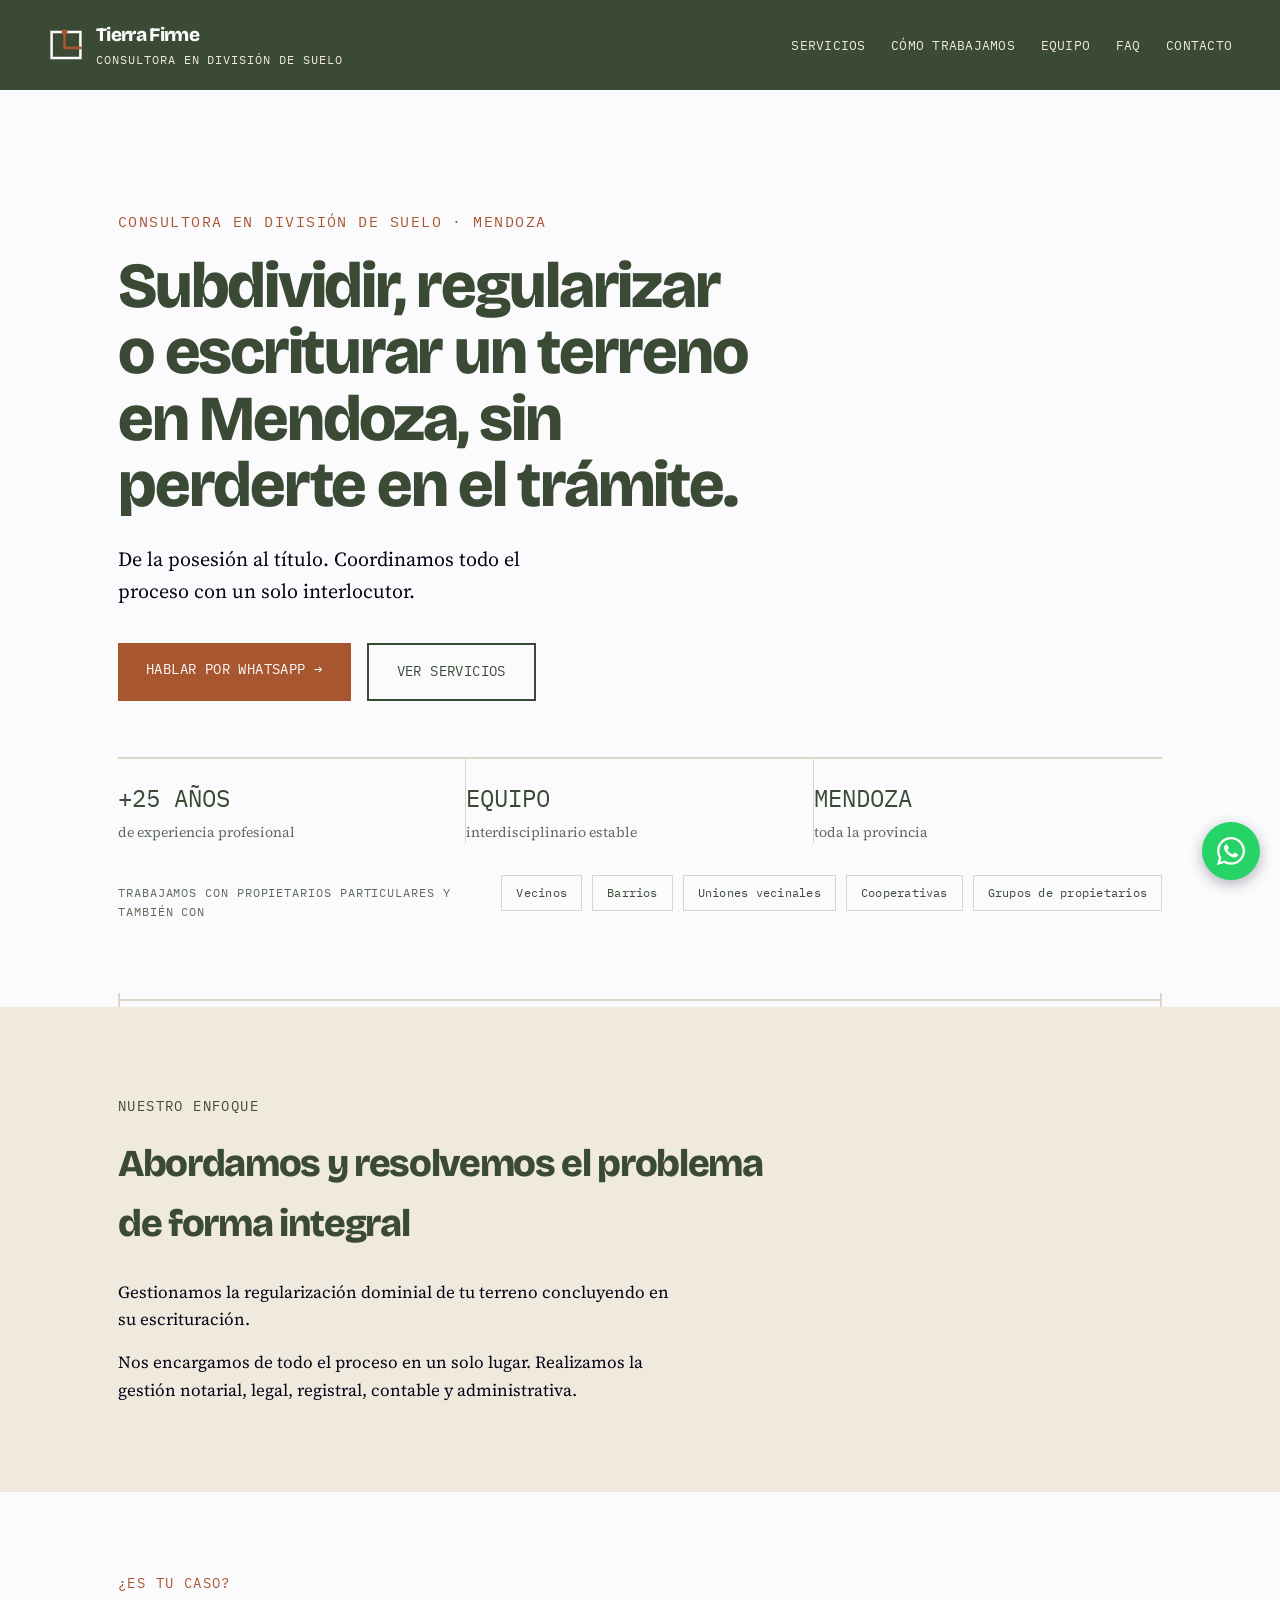
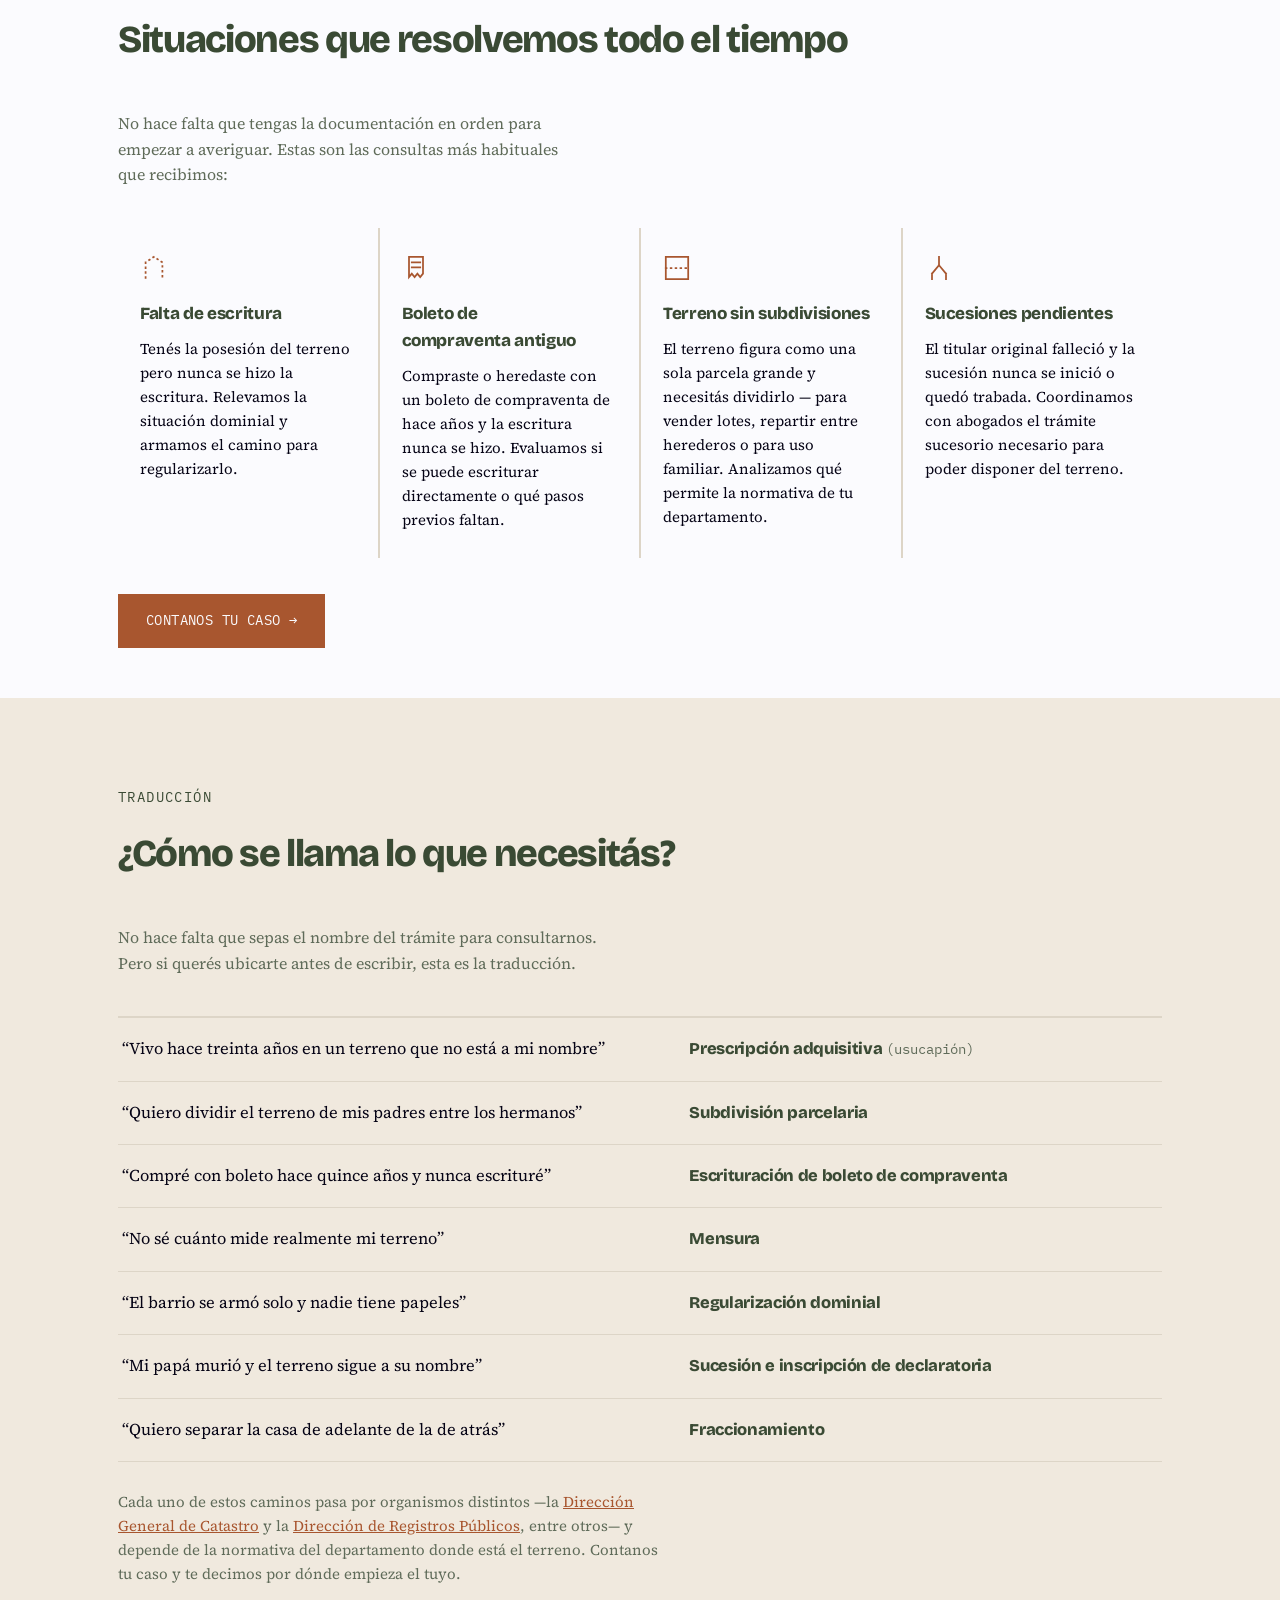
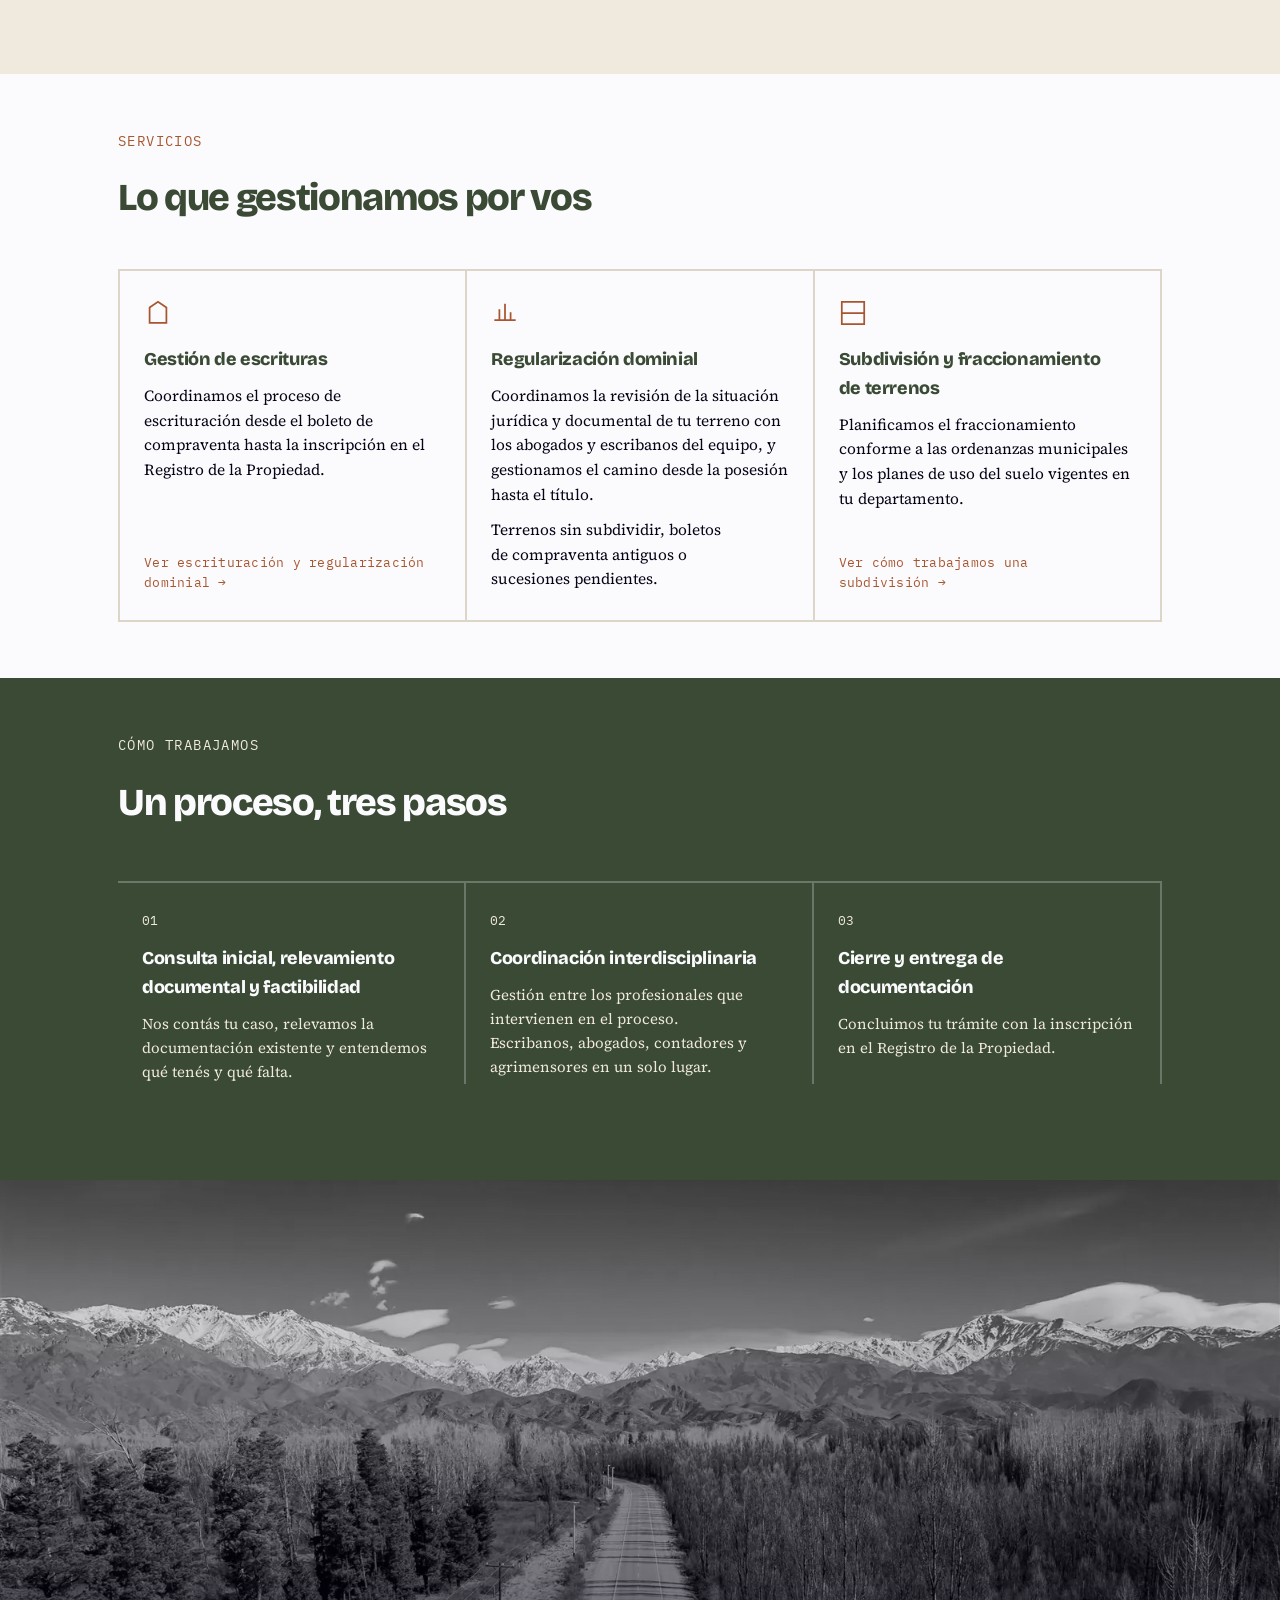
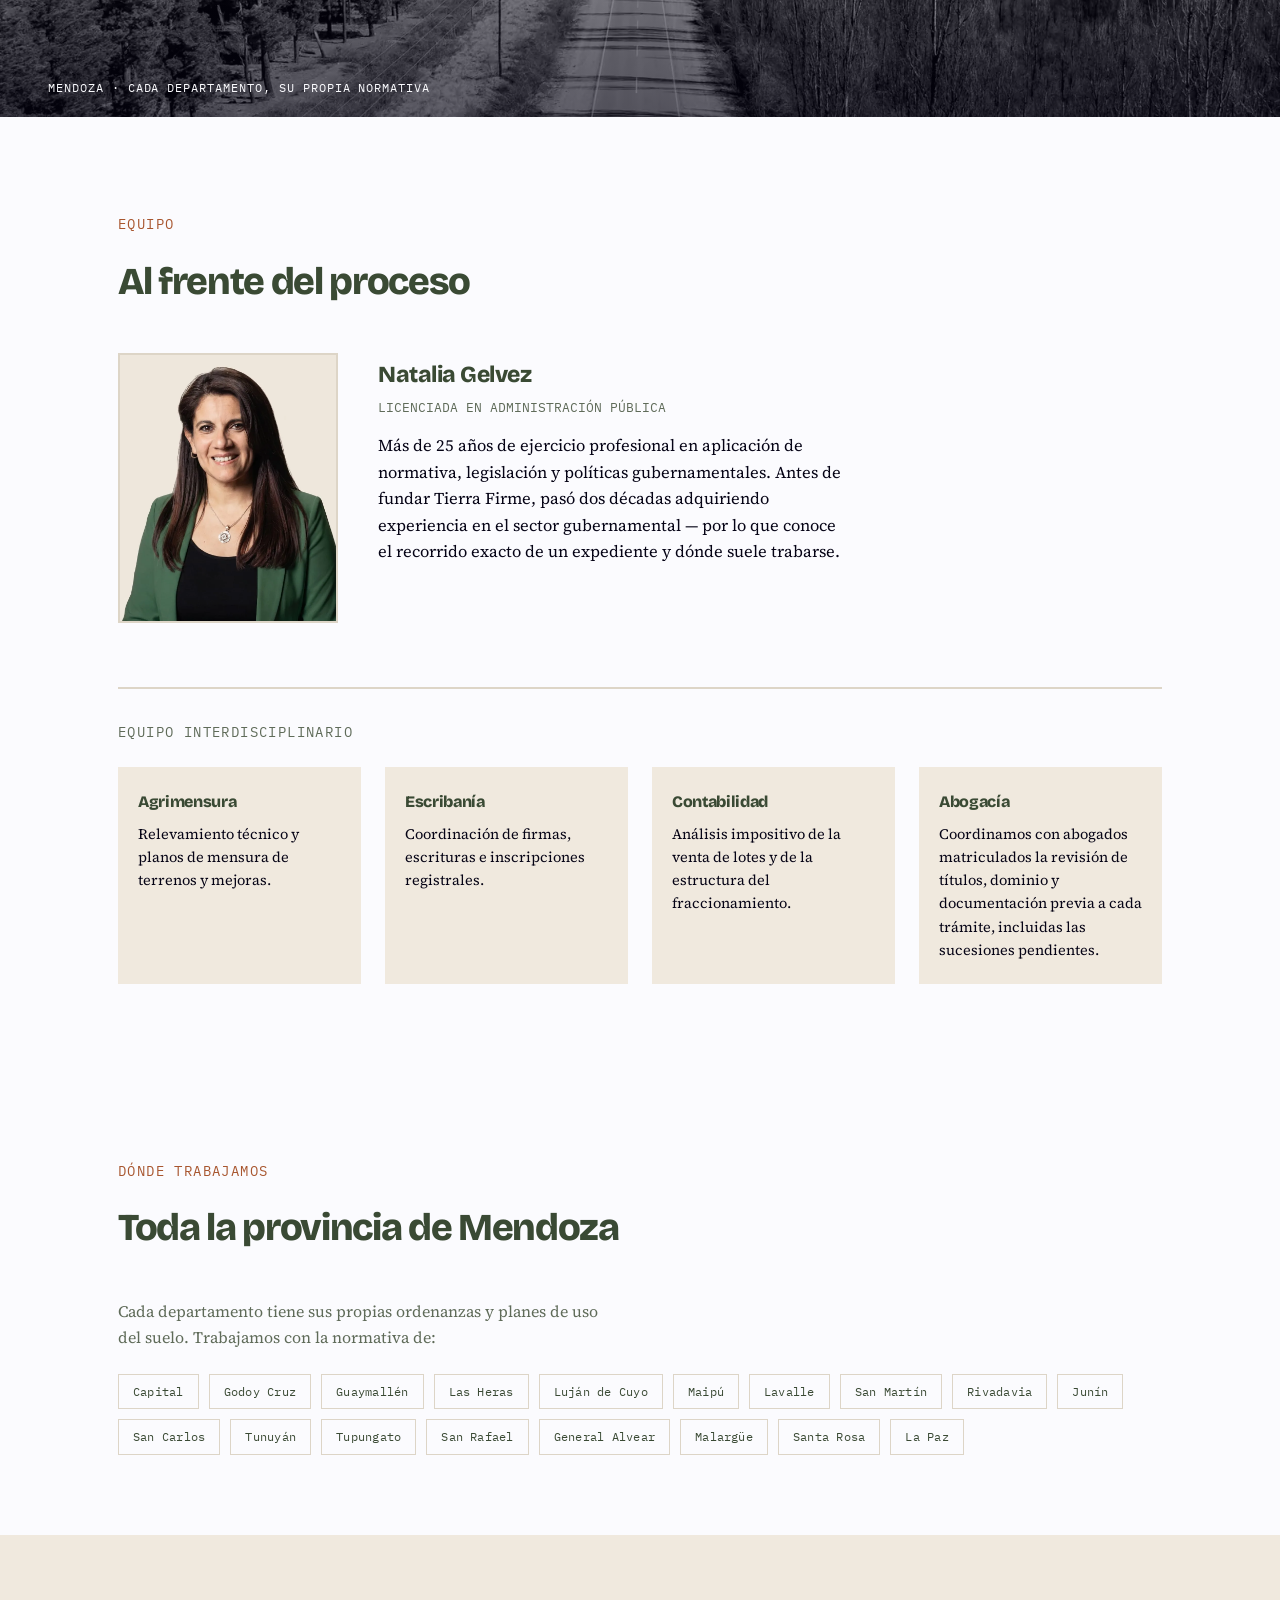
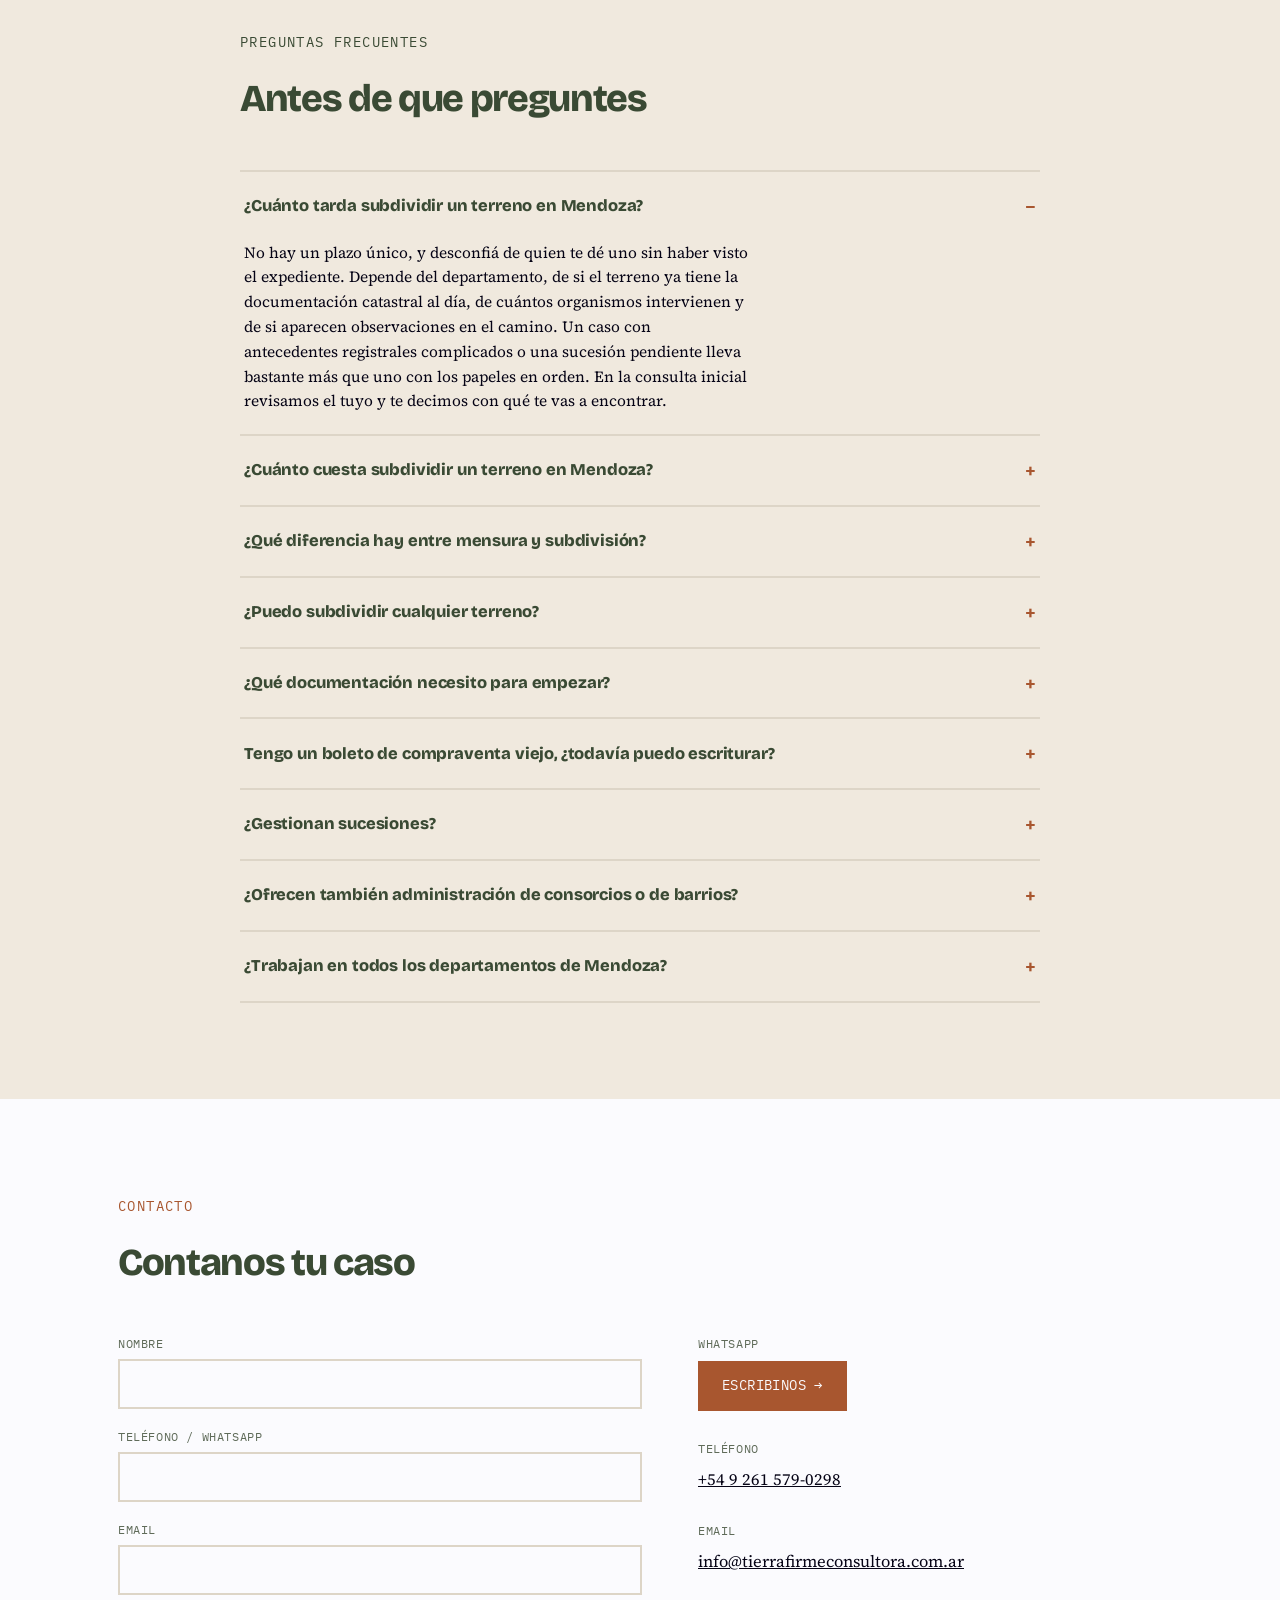
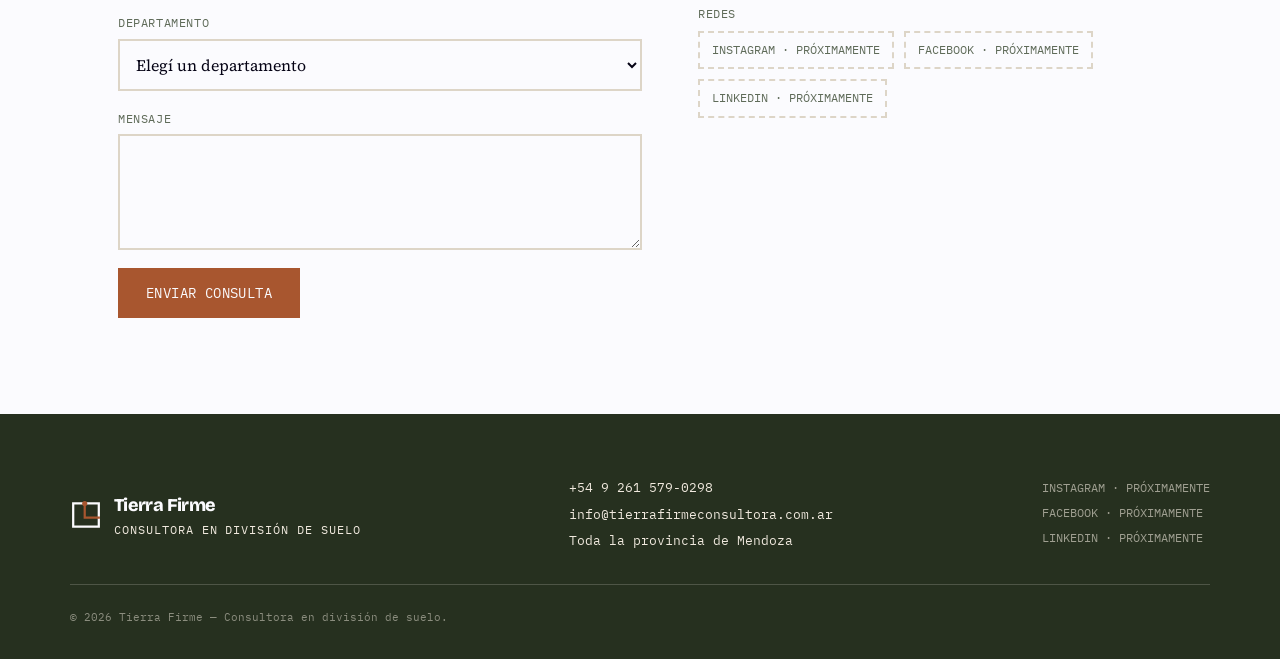
<file: index.html>
<!DOCTYPE html>
<html lang="es-AR">
<head>
<meta charset="utf-8">
<meta name="viewport" content="width=device-width, initial-scale=1">
<title>Subdivisión y escrituración de terrenos en Mendoza — Tierra Firme</title>
<meta name="description" content="Subdividí, regularizá o escriturá tu terreno en Mendoza con un solo interlocutor. Coordinamos agrimensores, escribanos, contadores y abogados.">
<link rel="canonical" href="https://tierrafirmeconsultora.com.ar/">
<meta name="theme-color" content="#3A4A34">

<meta property="og:site_name" content="Tierra Firme">
<meta property="og:title" content="Subdivisión y escrituración de terrenos en Mendoza — Tierra Firme">
<meta property="og:description" content="De la posesión al título. Todo en un solo lugar">
<meta property="og:type" content="website">
<meta property="og:url" content="https://tierrafirmeconsultora.com.ar/">
<meta property="og:image" content="https://tierrafirmeconsultora.com.ar/assets/og-tierra-firme.jpg">
<meta property="og:image:width" content="1200">
<meta property="og:image:height" content="630">
<meta property="og:image:alt" content="Tierra Firme — consultora en división de suelo en Mendoza">
<meta property="og:locale" content="es_AR">

<meta name="twitter:card" content="summary_large_image">
<meta name="twitter:title" content="Subdivisión y escrituración de terrenos en Mendoza — Tierra Firme">
<meta name="twitter:description" content="De la posesión al título. Todo en un solo lugar">
<meta name="twitter:image" content="https://tierrafirmeconsultora.com.ar/assets/og-tierra-firme.jpg">

<link rel="icon" href="data:image/svg+xml,%3Csvg xmlns='http://www.w3.org/2000/svg' viewBox='0 0 100 100'%3E%3Crect width='100' height='100' fill='%233A4A34'/%3E%3Cpath d='M18 20 H82 V80 H18 Z' stroke='%23fbfbfe' stroke-width='7' fill='none'/%3E%3Cpath d='M50 20 V56 H82' stroke='%23A8562F' stroke-width='7' fill='none'/%3E%3Ccircle cx='50' cy='20' r='8' fill='%23A8562F'/%3E%3C/svg%3E">
<link rel="preconnect" href="https://fonts.googleapis.com">
<link rel="preconnect" href="https://fonts.gstatic.com" crossorigin>
<link href="https://fonts.googleapis.com/css2?family=Bricolage+Grotesque:wght@800&family=Source+Serif+4:opsz,wght@8..60,400&family=IBM+Plex+Mono:wght@400&display=swap" rel="stylesheet">

<script type="application/ld+json">
{
  "@context": "https://schema.org",
  "@type": "ProfessionalService",
  "@id": "https://tierrafirmeconsultora.com.ar/#organizacion",
  "name": "Tierra Firme",
  "alternateName": "Tierra Firme Consultora",
  "description": "Consultora en división de suelo en Mendoza. Coordinamos agrimensores, escribanos, contadores y abogados en un solo proceso: subdivisiones, regularizaciones dominiales y escrituras.",
  "url": "https://tierrafirmeconsultora.com.ar/",
  "telephone": "+5492615790298",
  "email": "info@tierrafirmeconsultora.com.ar",
  "image": "https://tierrafirmeconsultora.com.ar/assets/og-tierra-firme.jpg",
  "logo": "https://tierrafirmeconsultora.com.ar/assets/logo-tierra-firme.png",
  "address": {
    "@type": "PostalAddress",
    "addressLocality": "Mendoza",
    "addressRegion": "Mendoza",
    "addressCountry": "AR"
  },
  "areaServed": [
    { "@type": "AdministrativeArea", "name": "Capital, Mendoza" },
    { "@type": "AdministrativeArea", "name": "General Alvear, Mendoza" },
    { "@type": "AdministrativeArea", "name": "Godoy Cruz, Mendoza" },
    { "@type": "AdministrativeArea", "name": "Guaymallén, Mendoza" },
    { "@type": "AdministrativeArea", "name": "Junín, Mendoza" },
    { "@type": "AdministrativeArea", "name": "La Paz, Mendoza" },
    { "@type": "AdministrativeArea", "name": "Las Heras, Mendoza" },
    { "@type": "AdministrativeArea", "name": "Lavalle, Mendoza" },
    { "@type": "AdministrativeArea", "name": "Luján de Cuyo, Mendoza" },
    { "@type": "AdministrativeArea", "name": "Maipú, Mendoza" },
    { "@type": "AdministrativeArea", "name": "Malargüe, Mendoza" },
    { "@type": "AdministrativeArea", "name": "Rivadavia, Mendoza" },
    { "@type": "AdministrativeArea", "name": "San Carlos, Mendoza" },
    { "@type": "AdministrativeArea", "name": "San Martín, Mendoza" },
    { "@type": "AdministrativeArea", "name": "San Rafael, Mendoza" },
    { "@type": "AdministrativeArea", "name": "Santa Rosa, Mendoza" },
    { "@type": "AdministrativeArea", "name": "Tunuyán, Mendoza" },
    { "@type": "AdministrativeArea", "name": "Tupungato, Mendoza" }
  ],
  "founder": {
    "@type": "Person",
    "name": "Natalia Gelvez",
    "jobTitle": "Licenciada en Administración Pública"
  },
  "knowsLanguage": "es-AR",
  "hasOfferCatalog": {
    "@type": "OfferCatalog",
    "name": "Servicios de Tierra Firme",
    "itemListElement": [
      { "@type": "Offer", "itemOffered": { "@type": "Service", "name": "Subdivisión y fraccionamiento de terrenos", "description": "Planificación del fraccionamiento conforme a las ordenanzas municipales y los planes de uso del suelo vigentes en cada departamento de Mendoza." } },
      { "@type": "Offer", "itemOffered": { "@type": "Service", "name": "Gestión de escrituras", "description": "Coordinación del proceso de escrituración desde el boleto de compraventa hasta la inscripción en el Registro de la Propiedad." } },
      { "@type": "Offer", "itemOffered": { "@type": "Service", "name": "Regularización dominial", "description": "Gestión del camino desde la posesión hasta el título, coordinando los profesionales que intervienen en cada etapa." } },
      { "@type": "Offer", "itemOffered": { "@type": "Service", "name": "Administración de consorcios y barrios", "description": "Organización administrativa y contable, seguimiento de expensas y regularización documental para consorcios y organizaciones barriales." } }
    ]
  },
  "sameAs": []
}
</script>
<script type="application/ld+json">
{
  "@context": "https://schema.org",
  "@type": "WebSite",
  "@id": "https://tierrafirmeconsultora.com.ar/#website",
  "url": "https://tierrafirmeconsultora.com.ar/",
  "name": "Tierra Firme",
  "inLanguage": "es-AR",
  "publisher": { "@id": "https://tierrafirmeconsultora.com.ar/#organizacion" }
}
</script>
<script type="application/ld+json">
{
  "@context": "https://schema.org",
  "@type": "FAQPage",
  "@id": "https://tierrafirmeconsultora.com.ar/#faq",
  "inLanguage": "es-AR",
  "mainEntity": [
    {
      "@type": "Question",
      "name": "¿Cuánto tarda subdividir un terreno en Mendoza?",
      "acceptedAnswer": { "@type": "Answer", "text": "No hay un plazo único, y desconfiá de quien te dé uno sin haber visto el expediente. Depende del departamento, de si el terreno ya tiene la documentación catastral al día, de cuántos organismos intervienen y de si aparecen observaciones en el camino. Un caso con antecedentes registrales complicados o una sucesión pendiente lleva bastante más que uno con los papeles en orden. En la consulta inicial revisamos el tuyo y te decimos con qué te vas a encontrar." }
    },
    {
      "@type": "Question",
      "name": "¿Cuánto cuesta subdividir un terreno en Mendoza?",
      "acceptedAnswer": { "@type": "Answer", "text": "El costo varía según la superficie, la cantidad de lotes resultantes y los estudios previos que haga falta encargar. Antes de arrancar te entregamos un presupuesto detallado, para que decidas con el número real y no con una estimación genérica." }
    },
    {
      "@type": "Question",
      "name": "¿Qué diferencia hay entre mensura y subdivisión?",
      "acceptedAnswer": { "@type": "Answer", "text": "La mensura es el relevamiento técnico que fija los límites y la superficie exacta del terreno. La subdivisión es el trámite administrativo que, a partir de ese relevamiento, crea las nuevas parcelas ante Catastro y el Registro de la Propiedad. Una es insumo de la otra, no son lo mismo." }
    },
    {
      "@type": "Question",
      "name": "¿Puedo subdividir cualquier terreno?",
      "acceptedAnswer": { "@type": "Answer", "text": "No siempre. Cada departamento tiene ordenanzas y planes de uso del suelo que fijan superficies mínimas, frentes y usos permitidos. Por eso el primer paso es un análisis de factibilidad, antes de avanzar con cualquier gestión." }
    },
    {
      "@type": "Question",
      "name": "¿Qué documentación necesito para empezar?",
      "acceptedAnswer": { "@type": "Answer", "text": "Como mínimo, el título de propiedad y los datos catastrales del inmueble. Si ya tenés planos de mensura, informes de dominio o estudios previos, también los sumamos al relevamiento inicial." }
    },
    {
      "@type": "Question",
      "name": "Tengo un boleto de compraventa viejo, ¿todavía puedo escriturar?",
      "acceptedAnswer": { "@type": "Answer", "text": "En la mayoría de los casos sí, aunque el camino depende de cuántos años pasaron, si el vendedor original sigue localizable y si hay sucesiones de por medio. Lo primero que hacemos es un informe de la situación dominial para saber exactamente qué falta antes de armar el camino a la escritura." }
    },
    {
      "@type": "Question",
      "name": "¿Gestionan sucesiones?",
      "acceptedAnswer": { "@type": "Answer", "text": "Coordinamos el trámite sucesorio con abogados de nuestro equipo cuando es un paso necesario para poder subdividir, escriturar o vender un terreno. Lo integramos al proceso general para que no se convierta en un trámite aparte que te frena." }
    },
    {
      "@type": "Question",
      "name": "¿Ofrecen también administración de consorcios o de barrios?",
      "acceptedAnswer": { "@type": "Answer", "text": "Sí. Es un servicio pensado para propietarios, vecinos y organizaciones barriales que necesitan orden administrativo día a día: administración integral de consorcio, organización administrativa y contable, seguimiento de expensas, proveedores y mantenimiento, regularización de documentos y gestión de la regularización. Como en el resto de nuestros procesos, coordinamos con abogados, escribanos y agrimensores." }
    },
    {
      "@type": "Question",
      "name": "¿Trabajan en todos los departamentos de Mendoza?",
      "acceptedAnswer": { "@type": "Answer", "text": "Sí, trabajamos en toda la provincia de Mendoza: Capital, Godoy Cruz, Guaymallén, Las Heras, Luján de Cuyo, Maipú, Lavalle, San Martín, Rivadavia, Junín, San Carlos, Tunuyán, Tupungato, San Rafael, General Alvear, Malargüe, Santa Rosa y La Paz. Cada departamento tiene su propia normativa municipal, así que la adaptamos al lugar donde está tu terreno." }
    }
  ]
}
</script>
<script type="application/ld+json">
{
  "@context": "https://schema.org",
  "@type": "ItemList",
  "@id": "https://tierrafirmeconsultora.com.ar/#glosario",
  "name": "Cómo se llama cada trámite de división de suelo en Mendoza",
  "description": "Equivalencia entre la forma en que la gente describe su problema con un terreno y el nombre técnico del trámite que lo resuelve.",
  "inLanguage": "es-AR",
  "itemListOrder": "https://schema.org/ItemListUnordered",
  "numberOfItems": 7,
  "itemListElement": [
    { "@type": "ListItem", "position": 1, "name": "Prescripción adquisitiva (usucapión)", "description": "Vivo hace treinta años en un terreno que no está a mi nombre." },
    { "@type": "ListItem", "position": 2, "name": "Subdivisión parcelaria", "description": "Quiero dividir el terreno de mis padres entre los hermanos." },
    { "@type": "ListItem", "position": 3, "name": "Escrituración de boleto de compraventa", "description": "Compré con boleto hace quince años y nunca escrituré." },
    { "@type": "ListItem", "position": 4, "name": "Mensura", "description": "No sé cuánto mide realmente mi terreno." },
    { "@type": "ListItem", "position": 5, "name": "Regularización dominial", "description": "El barrio se armó solo y nadie tiene papeles." },
    { "@type": "ListItem", "position": 6, "name": "Sucesión e inscripción de declaratoria", "description": "Mi papá murió y el terreno sigue a su nombre." },
    { "@type": "ListItem", "position": 7, "name": "Fraccionamiento", "description": "Quiero separar la casa de adelante de la de atrás." }
  ]
}
</script>
<script type="application/ld+json">
{
  "@context": "https://schema.org",
  "@type": "HowTo",
  "name": "Cómo regularizar y subdividir un terreno en Mendoza",
  "description": "El proceso que sigue Tierra Firme para llevar un terreno desde la consulta inicial hasta la inscripción registral.",
  "inLanguage": "es-AR",
  "step": [
    {
      "@type": "HowToStep",
      "position": 1,
      "name": "Consulta inicial, relevamiento documental y factibilidad",
      "text": "Nos contás tu caso, relevamos la documentación existente y determinamos qué tenés y qué falta para avanzar."
    },
    {
      "@type": "HowToStep",
      "position": 2,
      "name": "Coordinación interdisciplinaria",
      "text": "Coordinamos a los profesionales que intervienen en el proceso: escribanos, abogados, contadores y agrimensores, en un solo circuito."
    },
    {
      "@type": "HowToStep",
      "position": 3,
      "name": "Cierre y entrega de documentación",
      "text": "Concluimos el trámite con la inscripción en el Registro de la Propiedad y la entrega de la documentación final."
    }
  ]
}
</script>
<link rel="stylesheet" href="assets/styles.css">
</head>
<body>

<!-- NAV -->
<header>
  <a href="#top" class="brand">
    <svg viewBox="0 0 100 100" width="36" height="36" fill="none" aria-hidden="true">
      <path class="logo-path" d="M10 14 H90 V86 H10 Z" stroke="#fbfbfe" stroke-width="7" stroke-linecap="square"/>
      <path class="logo-path" d="M46 14 V58 H90" stroke="#A8562F" stroke-width="7" stroke-linecap="square"/>
      <circle cx="46" cy="14" r="8" fill="#A8562F"/>
    </svg>
    <span>
      <span class="brand-name">Tierra Firme</span>
      <span class="brand-sub">CONSULTORA EN DIVISIÓN DE SUELO</span>
    </span>
  </a>
  <button class="nav-toggle" id="nav-toggle" type="button" aria-label="Abrir menú" aria-expanded="false" aria-controls="primary-nav">
    <span class="bar"></span>
    <span class="bar"></span>
    <span class="bar"></span>
  </button>
  <nav aria-label="Navegación principal" id="primary-nav">
    <a href="#servicios">SERVICIOS</a>
    <a href="#como-trabajamos">CÓMO TRABAJAMOS</a>
    <a href="#equipo">EQUIPO</a>
    <a href="#faq">FAQ</a>
    <a href="#contacto">CONTACTO</a>
  </nav>
</header>

<!-- HERO -->
<section id="top" class="hero pad-x wrap">
  <p class="kicker" style="color:var(--terra);font-size:14.5px;margin-bottom:20px">CONSULTORA EN DIVISIÓN DE SUELO · MENDOZA</p>
  <h1>Subdividir, regularizar o escriturar un terreno en Mendoza, sin perderte en el trámite.</h1>
  <p class="lead">De la posesión al título. Coordinamos todo el proceso con un solo interlocutor.</p>
  <div class="hero-ctas">
    <a href="https://wa.me/5492615790298?text=Hola%2C%20quisiera%20consultar%20por%20la%20subdivisi%C3%B3n%20de%20un%20terreno%20en..." class="btn btn-solid" data-wa target="_blank" rel="noopener">HABLAR POR WHATSAPP →</a>
    <a href="#servicios" class="btn btn-ghost">VER SERVICIOS</a>
  </div>
  <div class="hero-stats">
    <div>
      <p class="num">+25 AÑOS</p>
      <p class="lbl">de experiencia profesional</p>
    </div>
    <div>
      <p class="num">EQUIPO</p>
      <p class="lbl">interdisciplinario estable</p>
    </div>
    <div>
      <p class="num">MENDOZA</p>
      <p class="lbl">toda la provincia</p>
    </div>
  </div>
  <div class="para-quien">
    <p class="para-quien-label">TRABAJAMOS CON PROPIETARIOS PARTICULARES Y TAMBIÉN CON</p>
    <div class="tag-row">
      <span class="tag">Vecinos</span>
      <span class="tag">Barrios</span>
      <span class="tag">Uniones vecinales</span>
      <span class="tag">Cooperativas</span>
      <span class="tag">Grupos de propietarios</span>
    </div>
  </div>
</section>

<!-- COTA DIVIDER -->
<div class="cota pad-x wrap">
  <div class="tick"></div>
  <div class="rule"></div>
  <div class="tick"></div>
</div>

<!-- ENFOQUE -->
<section class="enfoque">
  <div class="wrap pad-x">
    <p class="kicker" style="color:var(--green)">NUESTRO ENFOQUE</p>
    <h2>Abordamos y resolvemos el problema de forma integral</h2>
    <div class="enfoque-body">
      <p>Gestionamos la regularización dominial de tu terreno concluyendo en su escrituración.</p>
      <p>Nos encargamos de todo el proceso en un solo lugar. Realizamos la gestión notarial, legal, registral, contable y administrativa.</p>
    </div>
  </div>
</section>

<!-- SITUACIONES -->
<section id="situaciones" class="situaciones pad-x wrap">
  <p class="kicker" style="color:var(--terra)">¿ES TU CASO?</p>
  <h2>Situaciones que resolvemos todo el tiempo</h2>
  <p class="situaciones-lead">No hace falta que tengas la documentación en orden para empezar a averiguar. Estas son las consultas más habituales que recibimos:</p>
  <div class="sit-grid">
    <div class="sit">
      <svg viewBox="0 0 40 40" width="28" height="28" fill="none" aria-hidden="true"><path d="M8 34 L8 12 L20 4 L32 12 L32 34" stroke="#A8562F" stroke-width="2.5" stroke-linecap="square" stroke-dasharray="1 6"/></svg>
      <h3>Falta de escritura</h3>
      <p>Tenés la posesión del terreno pero nunca se hizo la escritura. Relevamos la situación dominial y armamos el camino para regularizarlo.</p>
    </div>
    <div class="sit">
      <svg viewBox="0 0 40 40" width="28" height="28" fill="none" aria-hidden="true"><path d="M10 4 H30 V28 L26 33 L22 28 L18 33 L14 28 L10 33 Z M14 12 H26 M14 19 H26" stroke="#A8562F" stroke-width="2.5" stroke-linecap="square"/></svg>
      <h3>Boleto de compraventa antiguo</h3>
      <p>Compraste o heredaste con un boleto de compraventa de hace años y la escritura nunca se hizo. Evaluamos si se puede escriturar directamente o qué pasos previos faltan.</p>
    </div>
    <div class="sit">
      <svg viewBox="0 0 40 40" width="28" height="28" fill="none" aria-hidden="true"><path d="M4 4 H36 V36 H4 Z" stroke="#A8562F" stroke-width="2.5" stroke-linecap="square"/><path d="M4 20 H36" stroke="#A8562F" stroke-width="2.5" stroke-linecap="square" stroke-dasharray="1 6"/></svg>
      <h3>Terreno sin subdivisiones</h3>
      <p>El terreno figura como una sola parcela grande y necesitás dividirlo — para vender lotes, repartir entre herederos o para uso familiar. Analizamos qué permite la normativa de tu departamento.</p>
    </div>
    <div class="sit">
      <svg viewBox="0 0 40 40" width="28" height="28" fill="none" aria-hidden="true"><path d="M20 4 V16 M20 16 L10 28 M20 16 L30 28 M10 28 V36 M30 28 V36" stroke="#A8562F" stroke-width="2.5" stroke-linecap="square"/></svg>
      <h3>Sucesiones pendientes</h3>
      <p>El titular original falleció y la sucesión nunca se inició o quedó trabada. Coordinamos con abogados el trámite sucesorio necesario para poder disponer del terreno.</p>
    </div>
  </div>
  <a href="https://wa.me/5492615790298?text=Hola%2C%20quisiera%20consultar%20por%20la%20subdivisi%C3%B3n%20de%20un%20terreno%20en..." class="btn btn-solid situaciones-cta" data-wa target="_blank" rel="noopener">CONTANOS TU CASO →</a>
</section>

<!-- GLOSARIO -->
<section id="glosario" class="glosario">
  <div class="wrap pad-x">
    <p class="kicker" style="color:var(--green)">TRADUCCIÓN</p>
    <h2>¿Cómo se llama lo que necesitás?</h2>
    <p class="situaciones-lead">No hace falta que sepas el nombre del trámite para consultarnos. Pero si querés ubicarte antes de escribir, esta es la traducción.</p>
    <dl class="glos-list">
      <div class="glos">
        <dt>“Vivo hace treinta años en un terreno que no está a mi nombre”</dt>
        <dd>Prescripción adquisitiva <span class="glos-alt">(usucapión)</span></dd>
      </div>
      <div class="glos">
        <dt>“Quiero dividir el terreno de mis padres entre los hermanos”</dt>
        <dd>Subdivisión parcelaria</dd>
      </div>
      <div class="glos">
        <dt>“Compré con boleto hace quince años y nunca escrituré”</dt>
        <dd>Escrituración de boleto de compraventa</dd>
      </div>
      <div class="glos">
        <dt>“No sé cuánto mide realmente mi terreno”</dt>
        <dd>Mensura</dd>
      </div>
      <div class="glos">
        <dt>“El barrio se armó solo y nadie tiene papeles”</dt>
        <dd>Regularización dominial</dd>
      </div>
      <div class="glos">
        <dt>“Mi papá murió y el terreno sigue a su nombre”</dt>
        <dd>Sucesión e inscripción de declaratoria</dd>
      </div>
      <div class="glos">
        <dt>“Quiero separar la casa de adelante de la de atrás”</dt>
        <dd>Fraccionamiento</dd>
      </div>
    </dl>
    <p class="glos-nota">Cada uno de estos caminos pasa por organismos distintos —la <a href="https://atm.mendoza.gov.ar/direcciones/direccion-general-de-catastro/" target="_blank" rel="noopener">Dirección General de Catastro</a> y la <a href="https://jusmendoza.gob.ar/direccion-de-registros-publicos-y-archivo-judicial-%C2%B7-inicio/" target="_blank" rel="noopener">Dirección de Registros Públicos</a>, entre otros— y depende de la normativa del departamento donde está el terreno. Contanos tu caso y te decimos por dónde empieza el tuyo.</p>
  </div>
</section>

<!-- SERVICIOS -->
<section id="servicios" class="servicios pad-x wrap">
  <p class="kicker" style="color:var(--terra)">SERVICIOS</p>
  <h2>Lo que gestionamos por vos</h2>
  <div class="svc-grid">
        <a class="svc svc-card-link" href="/escrituracion">
      <svg viewBox="0 0 40 40" width="28" height="28" fill="none" aria-hidden="true"><path d="M8 34 L8 12 L20 4 L32 12 L32 34 Z M8 34 H32" stroke="#A8562F" stroke-width="2.5" stroke-linecap="square"/></svg>
      <h3>Gestión de escrituras</h3>
      <p>Coordinamos el proceso de escrituración desde el boleto de compraventa hasta la inscripción en el Registro de la Propiedad.</p>
      <span class="svc-link">Ver escrituración y regularización dominial →</span>
    </a>
        <div class="svc">
      <svg viewBox="0 0 40 40" width="28" height="28" fill="none" aria-hidden="true"><path d="M6 30 H34 M12 30 V16 M20 30 V8 M28 30 V20" stroke="#A8562F" stroke-width="2.5" stroke-linecap="square"/></svg>
      <h3>Regularización dominial</h3>
      <p>Coordinamos la revisión de la situación jurídica y documental de tu terreno con los abogados y escribanos del equipo, y gestionamos el camino desde la posesión hasta el título.</p>
      <p>Terrenos sin subdividir, boletos de compraventa antiguos o sucesiones pendientes.</p>
    </div>
    <a class="svc svc-card-link" href="/subdivision-de-terrenos">
      <svg viewBox="0 0 40 40" width="28" height="28" fill="none" aria-hidden="true"><path d="M4 4 H36 V36 H4 Z M4 20 H36" stroke="#A8562F" stroke-width="2.5" stroke-linecap="square"/></svg>
      <h3>Subdivisión y fraccionamiento de terrenos</h3>
      <p>Planificamos el fraccionamiento conforme a las ordenanzas municipales y los planes de uso del suelo vigentes en tu departamento.</p>
      <span class="svc-link">Ver cómo trabajamos una subdivisión →</span>
    </a>
  </div>
</section>

<!-- COMO TRABAJAMOS -->
<section id="como-trabajamos" class="proceso">
  <div class="wrap pad-x">
    <p class="kicker">CÓMO TRABAJAMOS</p>
    <h2>Un proceso, tres pasos</h2>
    <div class="steps">
      <div class="step">
        <p class="n">01</p>
        <h3>Consulta inicial, relevamiento documental y factibilidad</h3>
        <p>Nos contás tu caso, relevamos la documentación existente y entendemos qué tenés y qué falta.</p>
      </div>
      <div class="step">
        <p class="n">02</p>
        <h3>Coordinación interdisciplinaria</h3>
        <p>Gestión entre los profesionales que intervienen en el proceso.</p>
        <p>Escribanos, abogados, contadores y agrimensores en un solo lugar.</p>
      </div>
      <div class="step">
        <p class="n">03</p>
        <h3>Cierre y entrega de documentación</h3>
        <p>Concluimos tu trámite con la inscripción en el Registro de la Propiedad.</p>
      </div>
    </div>
  </div>
</section>

<!-- IMAGEN -->
<figure class="foto" style="margin:0">
  <picture>
    <source srcset="assets/mendoza-road.webp" type="image/webp">
    <img src="assets/mendoza-road.jpg" alt="Camino rural en Mendoza, con álamos y la cordillera nevada de fondo" loading="lazy" width="1600" height="1066" decoding="async">
  </picture>
  <div class="veil"></div>
  <figcaption>MENDOZA · CADA DEPARTAMENTO, SU PROPIA NORMATIVA</figcaption>
</figure>

<!-- EQUIPO -->
<section id="equipo" class="equipo pad-x wrap">
  <p class="kicker" style="color:var(--terra)">EQUIPO</p>
  <h2>Al frente del proceso</h2>
  <div class="fundadora">
    <picture>
      <source srcset="assets/natalia-gelvez.webp" type="image/webp">
      <img class="fundadora-foto" src="assets/natalia-gelvez.jpg" alt="Natalia Gelvez, fundadora de Tierra Firme" loading="lazy" width="841" height="1264" decoding="async">
    </picture>
    <div class="fundadora-bio">
      <h3>Natalia Gelvez</h3>
      <p class="rol">LICENCIADA EN ADMINISTRACIÓN PÚBLICA</p>
      <p class="bio">Más de 25 años de ejercicio profesional en aplicación de normativa, legislación y políticas gubernamentales. Antes de fundar Tierra Firme, pasó dos décadas adquiriendo experiencia en el sector gubernamental — por lo que conoce el recorrido exacto de un expediente y dónde suele trabarse.</p>
    </div>
  </div>
  <div class="especialidades">
    <p class="kicker">EQUIPO INTERDISCIPLINARIO</p>
    <div class="esp-grid">
      <div class="esp">
        <h4>Agrimensura</h4>
        <p>Relevamiento técnico y planos de mensura de terrenos y mejoras.</p>
      </div>
      <div class="esp">
        <h4>Escribanía</h4>
        <p>Coordinación de firmas, escrituras e inscripciones registrales.</p>
      </div>
      <div class="esp">
        <h4>Contabilidad</h4>
        <p>Análisis impositivo de la venta de lotes y de la estructura del fraccionamiento.</p>
      </div>
      <div class="esp">
        <h4>Abogacía</h4>
        <p>Coordinamos con abogados matriculados la revisión de títulos, dominio y documentación previa a cada trámite, incluidas las sucesiones pendientes.</p>
      </div>
    </div>
  </div>
</section>

<!-- ZONAS -->
<section class="zonas pad-x wrap">
  <p class="kicker" style="color:var(--terra)">DÓNDE TRABAJAMOS</p>
  <h2>Toda la provincia de Mendoza</h2>
  <p class="situaciones-lead">Cada departamento tiene sus propias ordenanzas y planes de uso del suelo. Trabajamos con la normativa de:</p>
  <div class="tag-row">
    <span class="tag">Capital</span>
    <span class="tag">Godoy Cruz</span>
    <span class="tag">Guaymallén</span>
    <span class="tag">Las Heras</span>
    <span class="tag">Luján de Cuyo</span>
    <span class="tag">Maipú</span>
    <span class="tag">Lavalle</span>
    <span class="tag">San Martín</span>
    <span class="tag">Rivadavia</span>
    <span class="tag">Junín</span>
    <span class="tag">San Carlos</span>
    <span class="tag">Tunuyán</span>
    <span class="tag">Tupungato</span>
    <span class="tag">San Rafael</span>
    <span class="tag">General Alvear</span>
    <span class="tag">Malargüe</span>
    <span class="tag">Santa Rosa</span>
    <span class="tag">La Paz</span>
  </div>
</section>

<!-- FAQ -->
<section id="faq" class="faq pad-x">
  <div class="inner">
    <p class="kicker" style="color:var(--green)">PREGUNTAS FRECUENTES</p>
    <h2>Antes de que preguntes</h2>
    <div class="faq-list">
      <details open>
        <summary>¿Cuánto tarda subdividir un terreno en Mendoza? <span class="sym" aria-hidden="true"></span></summary>
        <p>No hay un plazo único, y desconfiá de quien te dé uno sin haber visto el expediente. Depende del departamento, de si el terreno ya tiene la documentación catastral al día, de cuántos organismos intervienen y de si aparecen observaciones en el camino. Un caso con antecedentes registrales complicados o una sucesión pendiente lleva bastante más que uno con los papeles en orden. En la consulta inicial revisamos el tuyo y te decimos con qué te vas a encontrar.</p>
      </details>
      <details>
        <summary>¿Cuánto cuesta subdividir un terreno en Mendoza? <span class="sym" aria-hidden="true"></span></summary>
        <p>El costo varía según la superficie, la cantidad de lotes resultantes y los estudios previos que haga falta encargar. Antes de arrancar te entregamos un presupuesto detallado, para que decidas con el número real y no con una estimación genérica.</p>
      </details>
      <details>
        <summary>¿Qué diferencia hay entre mensura y subdivisión? <span class="sym" aria-hidden="true"></span></summary>
        <p>La mensura es el relevamiento técnico que fija los límites y la superficie exacta del terreno. La subdivisión es el trámite administrativo que, a partir de ese relevamiento, crea las nuevas parcelas ante Catastro y el Registro de la Propiedad. Una es insumo de la otra, no son lo mismo.</p>
      </details>
      <details>
        <summary>¿Puedo subdividir cualquier terreno? <span class="sym" aria-hidden="true"></span></summary>
        <p>No siempre. Cada departamento tiene ordenanzas y planes de uso del suelo que fijan superficies mínimas, frentes y usos permitidos. Por eso el primer paso es un análisis de factibilidad, antes de avanzar con cualquier gestión.</p>
      </details>
      <details>
        <summary>¿Qué documentación necesito para empezar? <span class="sym" aria-hidden="true"></span></summary>
        <p>Como mínimo, el título de propiedad y los datos catastrales del inmueble. Si ya tenés planos de mensura, informes de dominio o estudios previos, también los sumamos al relevamiento inicial.</p>
      </details>
      <details>
        <summary>Tengo un boleto de compraventa viejo, ¿todavía puedo escriturar? <span class="sym" aria-hidden="true"></span></summary>
        <p>En la mayoría de los casos sí, aunque el camino depende de cuántos años pasaron, si el vendedor original sigue localizable y si hay sucesiones de por medio. Lo primero que hacemos es un informe de la situación dominial para saber exactamente qué falta antes de armar el camino a la escritura.</p>
      </details>
      <details>
        <summary>¿Gestionan sucesiones? <span class="sym" aria-hidden="true"></span></summary>
        <p>Coordinamos el trámite sucesorio con abogados de nuestro equipo cuando es un paso necesario para poder subdividir, escriturar o vender un terreno. Lo integramos al proceso general para que no se convierta en un trámite aparte que te frena.</p>
      </details>
      <details>
        <summary>¿Ofrecen también administración de consorcios o de barrios? <span class="sym" aria-hidden="true"></span></summary>
        <p>Sí. Es un servicio pensado para propietarios, vecinos y organizaciones barriales que necesitan orden administrativo día a día, no solo en el momento de subdividir o escriturar:</p>
        <ul>
          <li>Administración integral de consorcio</li>
          <li>Organización administrativa y contable</li>
          <li>Seguimiento de expensas, proveedores y mantenimiento</li>
          <li>Regularización de documentos</li>
          <li>Coordinación del análisis jurídico y documental de tu casa y tu barrio</li>
          <li>Gestión y seguimiento de la regularización</li>
          <li>Asesoramiento para propietarios, vecinos y organizaciones barriales</li>
        </ul>
        <p>Como en el resto de nuestros procesos, coordinamos con abogados, escribanos y agrimensores.</p>
      </details>
      <details>
        <summary>¿Trabajan en todos los departamentos de Mendoza? <span class="sym" aria-hidden="true"></span></summary>
        <p>Sí, trabajamos en toda la provincia de Mendoza: Capital, Godoy Cruz, Guaymallén, Las Heras, Luján de Cuyo, Maipú, Lavalle, San Martín, Rivadavia, Junín, San Carlos, Tunuyán, Tupungato, San Rafael, General Alvear, Malargüe, Santa Rosa y La Paz. Cada departamento tiene su propia normativa municipal, así que la adaptamos al lugar donde está tu terreno.</p>
      </details>
    </div>
  </div>
</section>

<!-- CONTACTO -->
<section id="contacto" class="contacto pad-x wrap">
  <p class="kicker" style="color:var(--terra)">CONTACTO</p>
  <h2>Contanos tu caso</h2>
  <div class="contacto-cols">
    <form id="form-contacto">
      <label>NOMBRE
        <input type="text" name="nombre" required maxlength="40" autocomplete="name">
      </label>
      <label>TELÉFONO / WHATSAPP
        <input type="tel" name="telefono" required maxlength="40" autocomplete="tel">
      </label>
      <label>EMAIL
        <input type="email" name="email" required maxlength="254" autocomplete="email">
      </label>
      <label>DEPARTAMENTO
        <select name="departamento" required>
          <option value="" selected disabled>Elegí un departamento</option>
          <option>Capital</option>
          <option>Godoy Cruz</option>
          <option>Guaymallén</option>
          <option>Las Heras</option>
          <option>Luján de Cuyo</option>
          <option>Maipú</option>
          <option>Lavalle</option>
          <option>San Martín</option>
          <option>Rivadavia</option>
          <option>Junín</option>
          <option>San Carlos</option>
          <option>Tunuyán</option>
          <option>Tupungato</option>
          <option>San Rafael</option>
          <option>General Alvear</option>
          <option>Malargüe</option>
          <option>Santa Rosa</option>
          <option>La Paz</option>
          <option>Otro</option>
        </select>
      </label>
      <label>MENSAJE
        <textarea name="mensaje" rows="4" required maxlength="800"></textarea>
      </label>
      <input type="checkbox" name="botcheck" style="display:none" tabindex="-1" autocomplete="off">
      <button type="submit" class="btn btn-solid" style="width:fit-content">ENVIAR CONSULTA</button>
      <p id="form-status" role="status" style="display:none;font-family:var(--mono);font-size:13px;color:var(--green);margin:0"></p>
    </form>
    <div class="contacto-info">
      <div>
        <p class="lbl">WHATSAPP</p>
        <a href="https://wa.me/5492615790298?text=Hola%2C%20quisiera%20consultar%20por%20la%20subdivisi%C3%B3n%20de%20un%20terreno%20en..." class="btn btn-solid" data-wa target="_blank" rel="noopener" style="font-size:13.5px;padding:14px 24px">ESCRIBINOS →</a>
      </div>
      <div>
        <p class="lbl">TELÉFONO</p>
        <a href="tel:+5492615790298" class="plain" data-tel>+54 9 261 579-0298</a>
      </div>
      <div>
        <p class="lbl">EMAIL</p>
        <a href="mailto:info@tierrafirmeconsultora.com.ar" class="plain" data-mail>info@tierrafirmeconsultora.com.ar</a>
      </div>
      <div>
        <p class="lbl">REDES</p>
        <div style="display:flex;gap:10px;flex-wrap:wrap">
          <span class="soon">INSTAGRAM · PRÓXIMAMENTE</span>
          <span class="soon">FACEBOOK · PRÓXIMAMENTE</span>
          <span class="soon">LINKEDIN · PRÓXIMAMENTE</span>
        </div>
      </div>
    </div>
  </div>
</section>

<!-- FOOTER -->
<footer>
  <div class="footer-top">
    <div style="display:flex;align-items:center;gap:12px">
      <svg viewBox="0 0 100 100" width="32" height="32" fill="none" aria-hidden="true">
        <path d="M10 14 H90 V86 H10 Z" stroke="#fbfbfe" stroke-width="7" stroke-linecap="square"/>
        <path d="M46 14 V58 H90" stroke="#A8562F" stroke-width="7" stroke-linecap="square"/>
        <circle cx="46" cy="14" r="8" fill="#A8562F"/>
      </svg>
      <span>
        <span class="brand-name" style="font-size:18px">Tierra Firme</span>
        <span class="brand-sub">CONSULTORA EN DIVISIÓN DE SUELO</span>
      </span>
    </div>
    <div class="footer-contact">
      <a href="tel:+5492615790298" data-tel>+54 9 261 579-0298</a>
      <a href="mailto:info@tierrafirmeconsultora.com.ar" data-mail>info@tierrafirmeconsultora.com.ar</a>
      <span>Toda la provincia de Mendoza</span>
    </div>
    <div class="footer-soon">
      <span>INSTAGRAM · PRÓXIMAMENTE</span>
      <span>FACEBOOK · PRÓXIMAMENTE</span>
      <span>LINKEDIN · PRÓXIMAMENTE</span>
    </div>
  </div>
  <p class="footer-legal">© 2026 Tierra Firme — Consultora en división de suelo.</p>
</footer>

<!-- FLOATING WHATSAPP -->
<a href="https://wa.me/5492615790298?text=Hola%2C%20quisiera%20consultar%20por%20la%20subdivisi%C3%B3n%20de%20un%20terreno%20en..." class="wa-float" data-wa target="_blank" rel="noopener" aria-label="Escribinos por WhatsApp">
  <svg viewBox="0 0 448 512" aria-hidden="true"><path d="M380.9 97.1C339 55.1 283.2 32 223.9 32c-122.4 0-222 99.6-222 222 0 39.1 10.2 77.3 29.6 111L0 480l117.7-30.9c32.4 17.7 68.9 27 106.1 27h.1c122.3 0 224.1-99.6 224.1-222 0-59.3-25.2-115-67.1-157zm-157 341.6c-33.2 0-65.7-8.9-94-25.7l-6.7-4-69.8 18.3L72 359.2l-4.4-7c-18.5-29.4-28.2-63.3-28.2-98.2 0-101.7 82.8-184.5 184.6-184.5 49.3 0 95.6 19.2 130.4 54.1 34.8 34.9 56.2 81.2 56.1 130.5 0 101.8-84.9 184.6-186.6 184.6zm101.2-138.2c-5.5-2.8-32.8-16.2-37.9-18-5.1-1.9-8.8-2.8-12.5 2.8-3.7 5.6-14.3 18-17.6 21.8-3.2 3.7-6.5 4.2-12 1.4-32.6-16.3-54-29.1-75.5-66-5.7-9.8 5.7-9.1 16.3-30.3 1.8-3.7.9-6.9-.5-9.7-1.4-2.8-12.5-30.1-17.1-41.2-4.5-10.8-9.1-9.3-12.5-9.5-3.2-.2-6.9-.2-10.6-.2-3.7 0-9.7 1.4-14.8 6.9-5.1 5.6-19.4 19-19.4 46.3 0 27.3 19.9 53.7 22.6 57.4 2.8 3.7 39.1 59.7 94.8 83.8 35.2 15.2 49 16.5 66.6 13.9 10.7-1.6 32.8-13.4 37.4-26.4 4.6-13 4.6-24.1 3.2-26.4-1.3-2.5-5-3.9-10.5-6.6z"/></svg>
</a>

<script src="assets/main.js" defer></script>
</body>
</html>
</file>
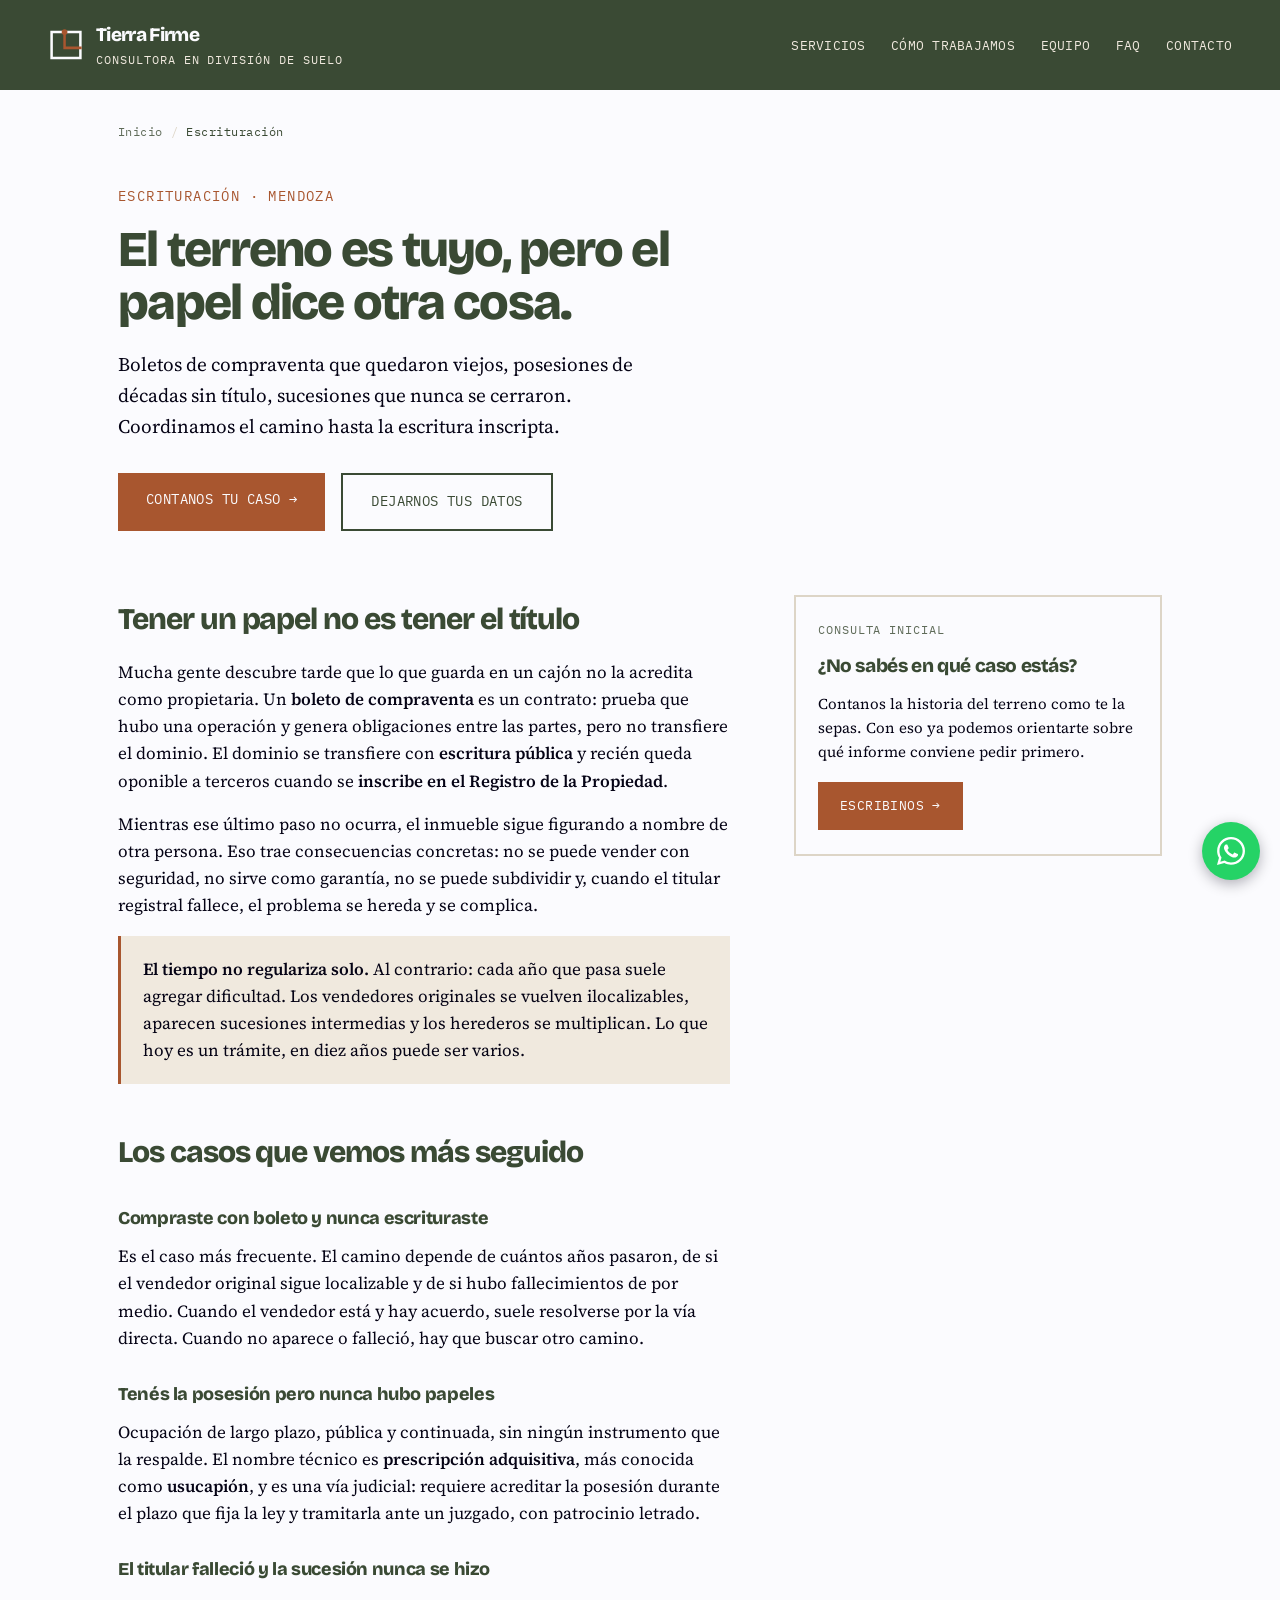
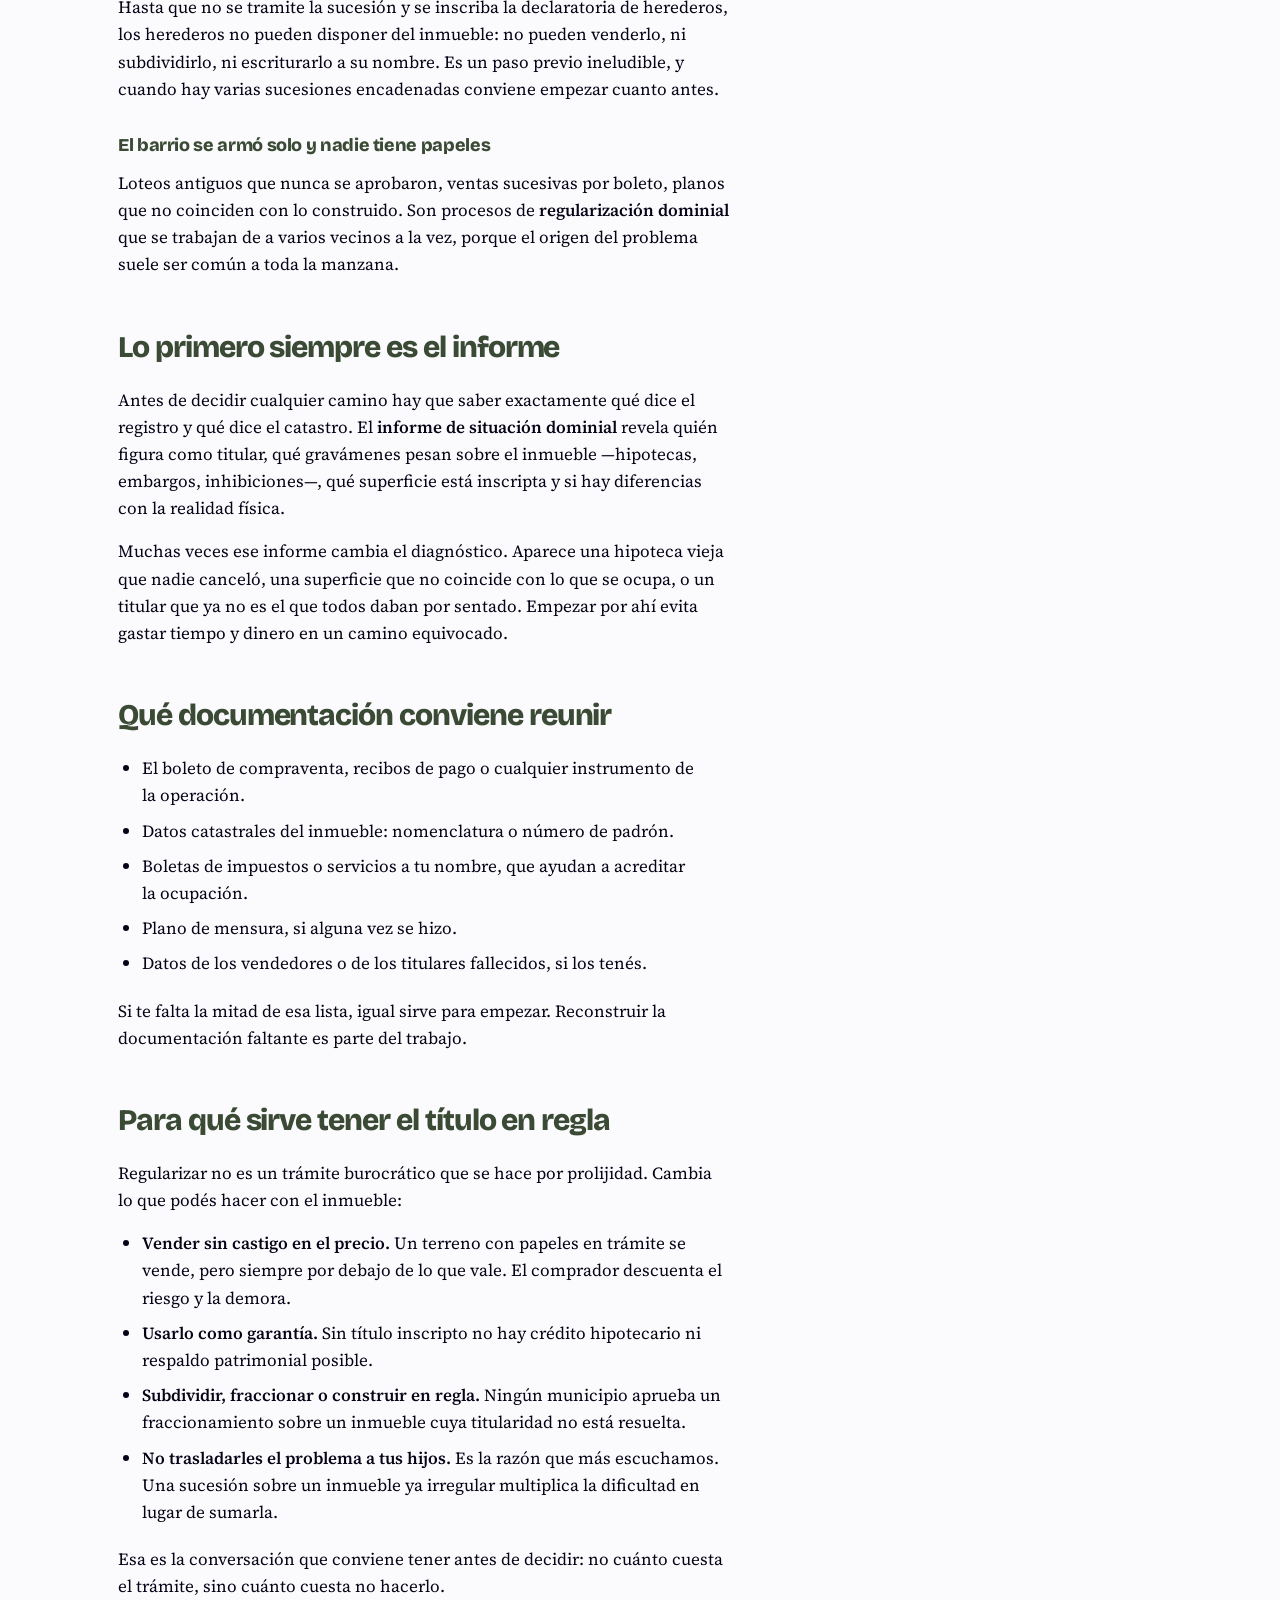
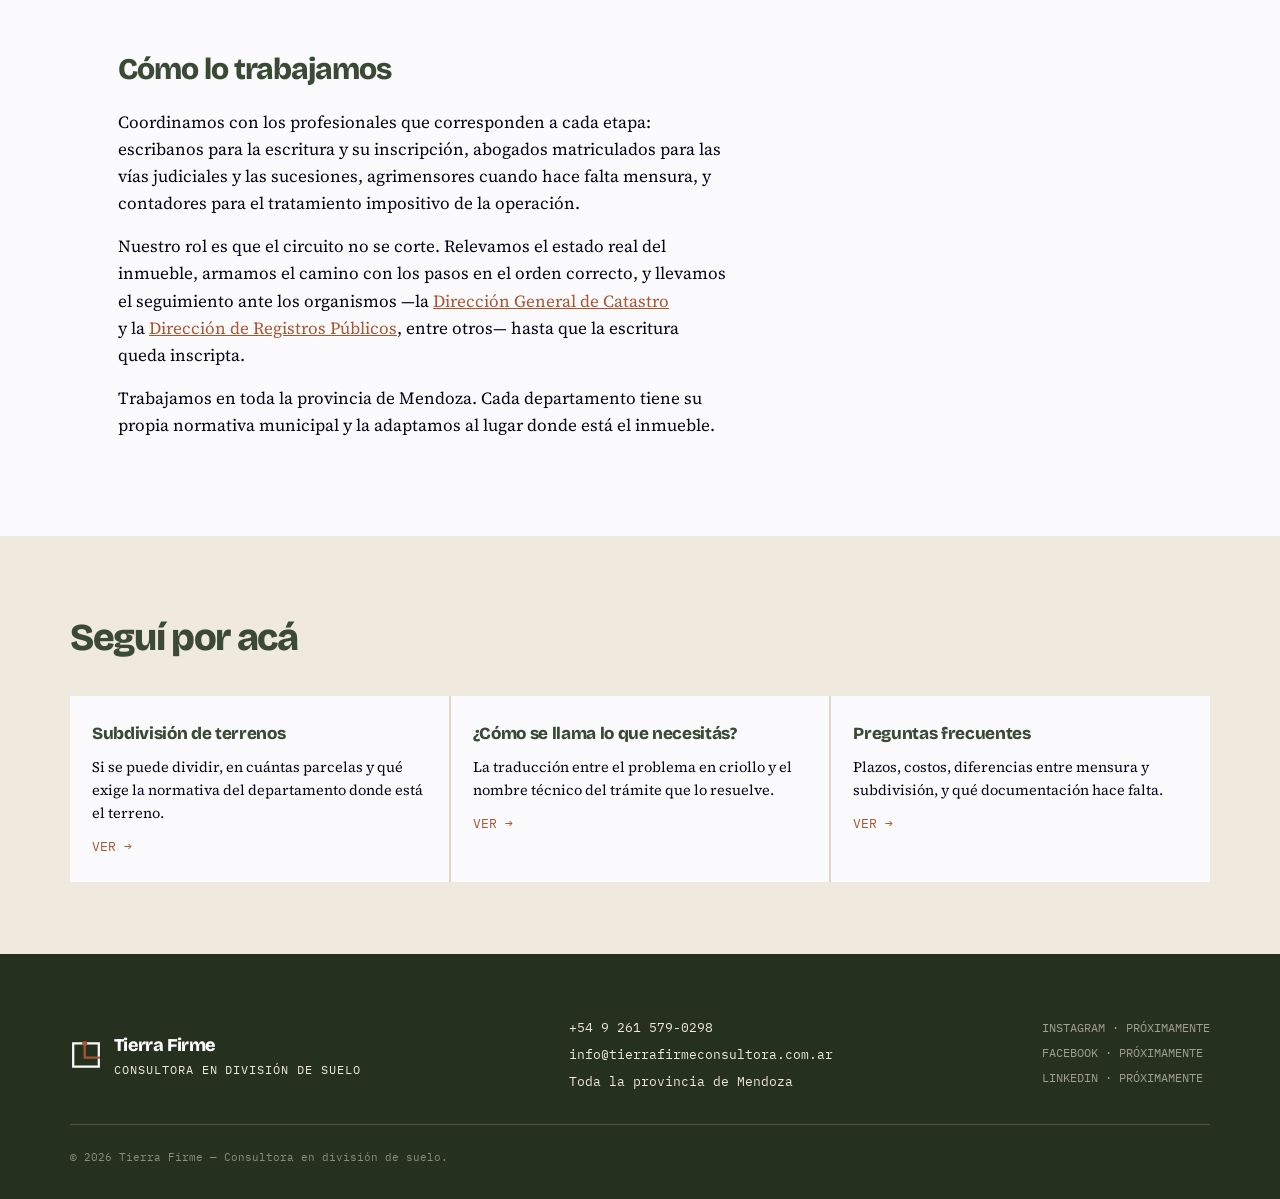
<file: escrituracion.html>
<!DOCTYPE html>
<html lang="es-AR">
<head>
<meta charset="utf-8">
<meta name="viewport" content="width=device-width, initial-scale=1">
<title>Escrituración y regularización dominial en Mendoza — Tierra Firme</title>
<meta name="description" content="¿El terreno no está a tu nombre? Coordinamos el camino desde la posesión o el boleto de compraventa hasta la escritura inscripta en Mendoza.">
<link rel="canonical" href="https://tierrafirmeconsultora.com.ar/escrituracion">
<meta name="theme-color" content="#3A4A34">

<meta property="og:site_name" content="Tierra Firme">
<meta property="og:title" content="Escrituración y regularización dominial en Mendoza — Tierra Firme">
<meta property="og:description" content="De la posesión al título. Coordinamos el camino hasta la escritura inscripta, con un solo interlocutor.">
<meta property="og:type" content="article">
<meta property="og:url" content="https://tierrafirmeconsultora.com.ar/escrituracion">
<meta property="og:image" content="https://tierrafirmeconsultora.com.ar/assets/og-tierra-firme.jpg">
<meta property="og:image:width" content="1200">
<meta property="og:image:height" content="630">
<meta property="og:image:alt" content="Tierra Firme — consultora en división de suelo en Mendoza">
<meta property="og:locale" content="es_AR">

<meta name="twitter:card" content="summary_large_image">
<meta name="twitter:title" content="Escrituración y regularización dominial en Mendoza — Tierra Firme">
<meta name="twitter:description" content="De la posesión al título. Coordinamos el camino hasta la escritura inscripta.">
<meta name="twitter:image" content="https://tierrafirmeconsultora.com.ar/assets/og-tierra-firme.jpg">

<link rel="icon" href="data:image/svg+xml,%3Csvg xmlns='http://www.w3.org/2000/svg' viewBox='0 0 100 100'%3E%3Crect width='100' height='100' fill='%233A4A34'/%3E%3Cpath d='M18 20 H82 V80 H18 Z' stroke='%23fbfbfe' stroke-width='7' fill='none'/%3E%3Cpath d='M50 20 V56 H82' stroke='%23A8562F' stroke-width='7' fill='none'/%3E%3Ccircle cx='50' cy='20' r='8' fill='%23A8562F'/%3E%3C/svg%3E">
<link rel="preconnect" href="https://fonts.googleapis.com">
<link rel="preconnect" href="https://fonts.gstatic.com" crossorigin>
<link href="https://fonts.googleapis.com/css2?family=Bricolage+Grotesque:wght@800&family=Source+Serif+4:opsz,wght@8..60,400&family=IBM+Plex+Mono:wght@400&display=swap" rel="stylesheet">
<link rel="stylesheet" href="assets/styles.css">

<script type="application/ld+json">
{
  "@context": "https://schema.org",
  "@type": "Service",
  "@id": "https://tierrafirmeconsultora.com.ar/escrituracion#servicio",
  "name": "Gestión de escrituras y regularización dominial en Mendoza",
  "serviceType": "Escrituración y regularización dominial",
  "description": "Coordinación del camino desde la posesión o el boleto de compraventa hasta la escritura pública inscripta en el Registro de la Propiedad de Mendoza.",
  "url": "https://tierrafirmeconsultora.com.ar/escrituracion",
  "inLanguage": "es-AR",
  "provider": { "@id": "https://tierrafirmeconsultora.com.ar/#organizacion" },
  "areaServed": { "@type": "AdministrativeArea", "name": "Provincia de Mendoza, Argentina" },
  "audience": {
    "@type": "Audience",
    "audienceType": "Poseedores, compradores con boleto y herederos de inmuebles en Mendoza"
  }
}
</script>
<script type="application/ld+json">
{
  "@context": "https://schema.org",
  "@type": "BreadcrumbList",
  "itemListElement": [
    { "@type": "ListItem", "position": 1, "name": "Inicio", "item": "https://tierrafirmeconsultora.com.ar/" },
    { "@type": "ListItem", "position": 2, "name": "Escrituración", "item": "https://tierrafirmeconsultora.com.ar/escrituracion" }
  ]
}
</script>
</head>
<body>

<!-- NAV -->
<header>
  <a href="/" class="brand">
    <svg viewBox="0 0 100 100" width="36" height="36" fill="none" aria-hidden="true">
      <path class="logo-path" d="M10 14 H90 V86 H10 Z" stroke="#fbfbfe" stroke-width="7" stroke-linecap="square"/>
      <path class="logo-path" d="M46 14 V58 H90" stroke="#A8562F" stroke-width="7" stroke-linecap="square"/>
      <circle cx="46" cy="14" r="8" fill="#A8562F"/>
    </svg>
    <span>
      <span class="brand-name">Tierra Firme</span>
      <span class="brand-sub">CONSULTORA EN DIVISIÓN DE SUELO</span>
    </span>
  </a>
  <button class="nav-toggle" id="nav-toggle" type="button" aria-label="Abrir menú" aria-expanded="false" aria-controls="primary-nav">
    <span class="bar"></span>
    <span class="bar"></span>
    <span class="bar"></span>
  </button>
  <nav aria-label="Navegación principal" id="primary-nav">
    <a href="/#servicios">SERVICIOS</a>
    <a href="/#como-trabajamos">CÓMO TRABAJAMOS</a>
    <a href="/#equipo">EQUIPO</a>
    <a href="/#faq">FAQ</a>
    <a href="/#contacto">CONTACTO</a>
  </nav>
</header>

<!-- MIGA DE PAN -->
<nav class="miga pad-x wrap" aria-label="Miga de pan">
  <ol>
    <li><a href="/">Inicio</a></li>
    <li><span aria-current="page">Escrituración</span></li>
  </ol>
</nav>

<!-- CABECERA -->
<section class="pag-hero pad-x wrap">
  <p class="kicker" style="color:var(--terra)">ESCRITURACIÓN · MENDOZA</p>
  <h1>El terreno es tuyo, pero el papel dice otra cosa.</h1>
  <p class="lead">Boletos de compraventa que quedaron viejos, posesiones de décadas sin título, sucesiones que nunca se cerraron. Coordinamos el camino hasta la escritura inscripta.</p>
  <div class="hero-ctas">
    <a href="https://wa.me/5492615790298?text=Hola%2C%20quisiera%20consultar%20por%20la%20escrituraci%C3%B3n%20de%20un%20terreno%20en..." class="btn btn-solid" data-wa target="_blank" rel="noopener">CONTANOS TU CASO →</a>
    <a href="/#contacto" class="btn btn-ghost">DEJARNOS TUS DATOS</a>
  </div>
</section>

<!-- ARTICULO -->
<section class="articulo pad-x wrap">
  <div class="articulo-cols">
    <div class="articulo-cuerpo">

      <h2>Tener un papel no es tener el título</h2>
      <p>Mucha gente descubre tarde que lo que guarda en un cajón no la acredita como propietaria. Un <strong>boleto de compraventa</strong> es un contrato: prueba que hubo una operación y genera obligaciones entre las partes, pero no transfiere el dominio. El dominio se transfiere con <strong>escritura pública</strong> y recién queda oponible a terceros cuando se <strong>inscribe en el Registro de la Propiedad</strong>.</p>
      <p>Mientras ese último paso no ocurra, el inmueble sigue figurando a nombre de otra persona. Eso trae consecuencias concretas: no se puede vender con seguridad, no sirve como garantía, no se puede subdividir y, cuando el titular registral fallece, el problema se hereda y se complica.</p>
      <div class="nota">
        <p><strong>El tiempo no regulariza solo.</strong> Al contrario: cada año que pasa suele agregar dificultad. Los vendedores originales se vuelven ilocalizables, aparecen sucesiones intermedias y los herederos se multiplican. Lo que hoy es un trámite, en diez años puede ser varios.</p>
      </div>

      <h2>Los casos que vemos más seguido</h2>

      <h3>Compraste con boleto y nunca escrituraste</h3>
      <p>Es el caso más frecuente. El camino depende de cuántos años pasaron, de si el vendedor original sigue localizable y de si hubo fallecimientos de por medio. Cuando el vendedor está y hay acuerdo, suele resolverse por la vía directa. Cuando no aparece o falleció, hay que buscar otro camino.</p>

      <h3>Tenés la posesión pero nunca hubo papeles</h3>
      <p>Ocupación de largo plazo, pública y continuada, sin ningún instrumento que la respalde. El nombre técnico es <strong>prescripción adquisitiva</strong>, más conocida como <strong>usucapión</strong>, y es una vía judicial: requiere acreditar la posesión durante el plazo que fija la ley y tramitarla ante un juzgado, con patrocinio letrado.</p>

      <h3>El titular falleció y la sucesión nunca se hizo</h3>
      <p>Hasta que no se tramite la sucesión y se inscriba la declaratoria de herederos, los herederos no pueden disponer del inmueble: no pueden venderlo, ni subdividirlo, ni escriturarlo a su nombre. Es un paso previo ineludible, y cuando hay varias sucesiones encadenadas conviene empezar cuanto antes.</p>

      <h3>El barrio se armó solo y nadie tiene papeles</h3>
      <p>Loteos antiguos que nunca se aprobaron, ventas sucesivas por boleto, planos que no coinciden con lo construido. Son procesos de <strong>regularización dominial</strong> que se trabajan de a varios vecinos a la vez, porque el origen del problema suele ser común a toda la manzana.</p>

      <h2>Lo primero siempre es el informe</h2>
      <p>Antes de decidir cualquier camino hay que saber exactamente qué dice el registro y qué dice el catastro. El <strong>informe de situación dominial</strong> revela quién figura como titular, qué gravámenes pesan sobre el inmueble —hipotecas, embargos, inhibiciones—, qué superficie está inscripta y si hay diferencias con la realidad física.</p>
      <p>Muchas veces ese informe cambia el diagnóstico. Aparece una hipoteca vieja que nadie canceló, una superficie que no coincide con lo que se ocupa, o un titular que ya no es el que todos daban por sentado. Empezar por ahí evita gastar tiempo y dinero en un camino equivocado.</p>

      <h2>Qué documentación conviene reunir</h2>
      <ul>
        <li>El boleto de compraventa, recibos de pago o cualquier instrumento de la operación.</li>
        <li>Datos catastrales del inmueble: nomenclatura o número de padrón.</li>
        <li>Boletas de impuestos o servicios a tu nombre, que ayudan a acreditar la ocupación.</li>
        <li>Plano de mensura, si alguna vez se hizo.</li>
        <li>Datos de los vendedores o de los titulares fallecidos, si los tenés.</li>
      </ul>
      <p>Si te falta la mitad de esa lista, igual sirve para empezar. Reconstruir la documentación faltante es parte del trabajo.</p>

      <h2>Para qué sirve tener el título en regla</h2>
      <p>Regularizar no es un trámite burocrático que se hace por prolijidad. Cambia lo que podés hacer con el inmueble:</p>
      <ul>
        <li><strong>Vender sin castigo en el precio.</strong> Un terreno con papeles en trámite se vende, pero siempre por debajo de lo que vale. El comprador descuenta el riesgo y la demora.</li>
        <li><strong>Usarlo como garantía.</strong> Sin título inscripto no hay crédito hipotecario ni respaldo patrimonial posible.</li>
        <li><strong>Subdividir, fraccionar o construir en regla.</strong> Ningún municipio aprueba un fraccionamiento sobre un inmueble cuya titularidad no está resuelta.</li>
        <li><strong>No trasladarles el problema a tus hijos.</strong> Es la razón que más escuchamos. Una sucesión sobre un inmueble ya irregular multiplica la dificultad en lugar de sumarla.</li>
      </ul>
      <p>Esa es la conversación que conviene tener antes de decidir: no cuánto cuesta el trámite, sino cuánto cuesta no hacerlo.</p>

      <h2>Cómo lo trabajamos</h2>
      <p>Coordinamos con los profesionales que corresponden a cada etapa: escribanos para la escritura y su inscripción, abogados matriculados para las vías judiciales y las sucesiones, agrimensores cuando hace falta mensura, y contadores para el tratamiento impositivo de la operación.</p>
      <p>Nuestro rol es que el circuito no se corte. Relevamos el estado real del inmueble, armamos el camino con los pasos en el orden correcto, y llevamos el seguimiento ante los organismos —la <a href="https://atm.mendoza.gov.ar/direcciones/direccion-general-de-catastro/" target="_blank" rel="noopener">Dirección General de Catastro</a> y la <a href="https://jusmendoza.gob.ar/direccion-de-registros-publicos-y-archivo-judicial-%C2%B7-inicio/" target="_blank" rel="noopener">Dirección de Registros Públicos</a>, entre otros— hasta que la escritura queda inscripta.</p>
      <p>Trabajamos en toda la provincia de Mendoza. Cada departamento tiene su propia normativa municipal y la adaptamos al lugar donde está el inmueble.</p>

    </div>

    <aside class="aparte">
      <div class="aparte-caja">
        <p class="lbl">CONSULTA INICIAL</p>
        <h3>¿No sabés en qué caso estás?</h3>
        <p>Contanos la historia del terreno como te la sepas. Con eso ya podemos orientarte sobre qué informe conviene pedir primero.</p>
        <a href="https://wa.me/5492615790298?text=Hola%2C%20quisiera%20consultar%20por%20la%20escrituraci%C3%B3n%20de%20un%20terreno%20en..." class="btn btn-solid" data-wa target="_blank" rel="noopener" style="font-size:13px;padding:14px 22px">ESCRIBINOS →</a>
      </div>
    </aside>
  </div>
</section>

<!-- HERMANAS -->
<section class="hermanas pad-x">
  <div class="wrap">
    <h2>Seguí por acá</h2>
    <div class="hermanas-grid">
      <a class="hermana" href="/subdivision-de-terrenos">
        <h3>Subdivisión de terrenos</h3>
        <p>Si se puede dividir, en cuántas parcelas y qué exige la normativa del departamento donde está el terreno.</p>
        <span class="flecha">VER →</span>
      </a>
      <a class="hermana" href="/#glosario">
        <h3>¿Cómo se llama lo que necesitás?</h3>
        <p>La traducción entre el problema en criollo y el nombre técnico del trámite que lo resuelve.</p>
        <span class="flecha">VER →</span>
      </a>
      <a class="hermana" href="/#faq">
        <h3>Preguntas frecuentes</h3>
        <p>Plazos, costos, diferencias entre mensura y subdivisión, y qué documentación hace falta.</p>
        <span class="flecha">VER →</span>
      </a>
    </div>
  </div>
</section>

<!-- FOOTER -->
<footer>
  <div class="footer-top">
    <div style="display:flex;align-items:center;gap:12px">
      <svg viewBox="0 0 100 100" width="32" height="32" fill="none" aria-hidden="true">
        <path d="M10 14 H90 V86 H10 Z" stroke="#fbfbfe" stroke-width="7" stroke-linecap="square"/>
        <path d="M46 14 V58 H90" stroke="#A8562F" stroke-width="7" stroke-linecap="square"/>
        <circle cx="46" cy="14" r="8" fill="#A8562F"/>
      </svg>
      <span>
        <span class="brand-name" style="font-size:18px">Tierra Firme</span>
        <span class="brand-sub">CONSULTORA EN DIVISIÓN DE SUELO</span>
      </span>
    </div>
    <div class="footer-contact">
      <a href="tel:+5492615790298" data-tel>+54 9 261 579-0298</a>
      <a href="mailto:info@tierrafirmeconsultora.com.ar" data-mail>info@tierrafirmeconsultora.com.ar</a>
      <span>Toda la provincia de Mendoza</span>
    </div>
    <div class="footer-soon">
      <span>INSTAGRAM · PRÓXIMAMENTE</span>
      <span>FACEBOOK · PRÓXIMAMENTE</span>
      <span>LINKEDIN · PRÓXIMAMENTE</span>
    </div>
  </div>
  <p class="footer-legal">© 2026 Tierra Firme — Consultora en división de suelo.</p>
</footer>

<!-- FLOATING WHATSAPP -->
<a href="https://wa.me/5492615790298?text=Hola%2C%20quisiera%20consultar%20por%20la%20escrituraci%C3%B3n%20de%20un%20terreno%20en..." class="wa-float" data-wa target="_blank" rel="noopener" aria-label="Escribinos por WhatsApp">
  <svg viewBox="0 0 448 512" aria-hidden="true"><path d="M380.9 97.1C339 55.1 283.2 32 223.9 32c-122.4 0-222 99.6-222 222 0 39.1 10.2 77.3 29.6 111L0 480l117.7-30.9c32.4 17.7 68.9 27 106.1 27h.1c122.3 0 224.1-99.6 224.1-222 0-59.3-25.2-115-67.1-157zm-157 341.6c-33.2 0-65.7-8.9-94-25.7l-6.7-4-69.8 18.3L72 359.2l-4.4-7c-18.5-29.4-28.2-63.3-28.2-98.2 0-101.7 82.8-184.5 184.6-184.5 49.3 0 95.6 19.2 130.4 54.1 34.8 34.9 56.2 81.2 56.1 130.5 0 101.8-84.9 184.6-186.6 184.6zm101.2-138.2c-5.5-2.8-32.8-16.2-37.9-18-5.1-1.9-8.8-2.8-12.5 2.8-3.7 5.6-14.3 18-17.6 21.8-3.2 3.7-6.5 4.2-12 1.4-32.6-16.3-54-29.1-75.5-66-5.7-9.8 5.7-9.1 16.3-30.3 1.8-3.7.9-6.9-.5-9.7-1.4-2.8-12.5-30.1-17.1-41.2-4.5-10.8-9.1-9.3-12.5-9.5-3.2-.2-6.9-.2-10.6-.2-3.7 0-9.7 1.4-14.8 6.9-5.1 5.6-19.4 19-19.4 46.3 0 27.3 19.9 53.7 22.6 57.4 2.8 3.7 39.1 59.7 94.8 83.8 35.2 15.2 49 16.5 66.6 13.9 10.7-1.6 32.8-13.4 37.4-26.4 4.6-13 4.6-24.1 3.2-26.4-1.3-2.5-5-3.9-10.5-6.6z"/></svg>
</a>

<script src="assets/main.js" defer></script>
</body>
</html>
</file>
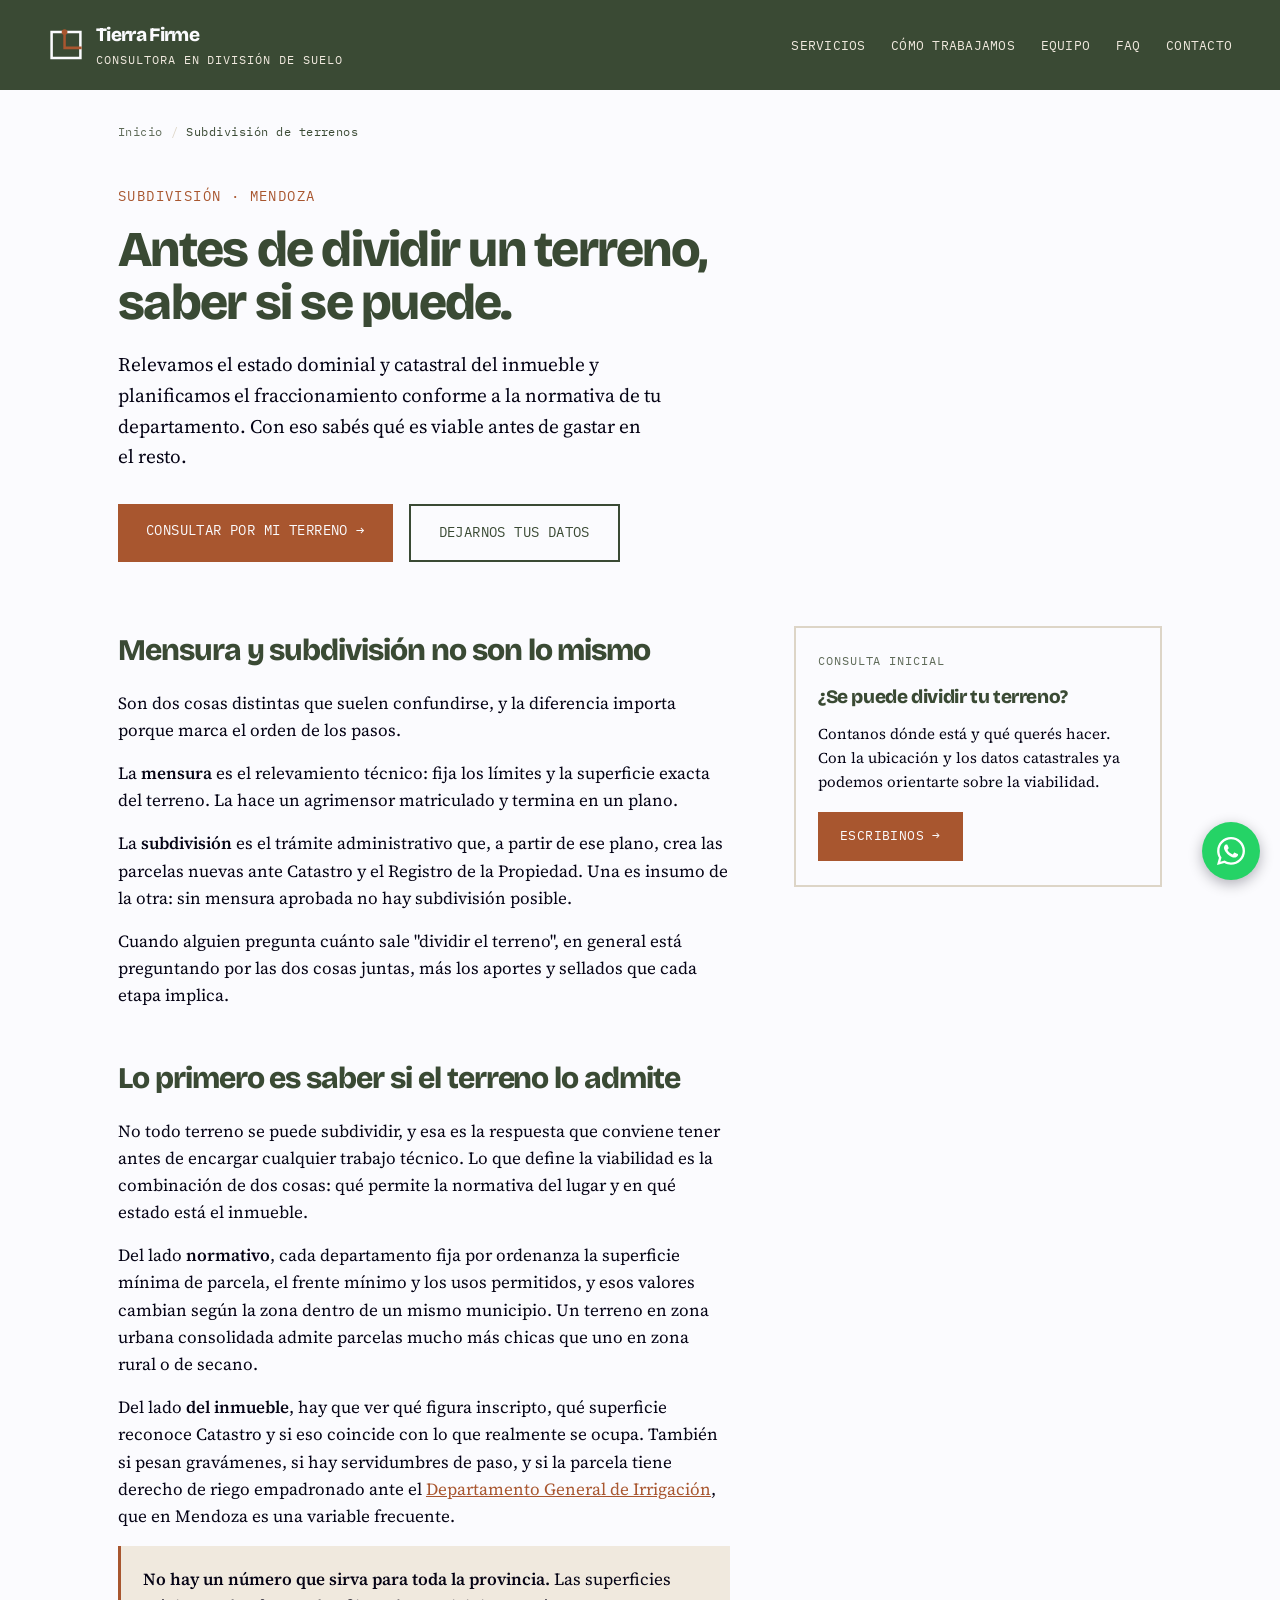
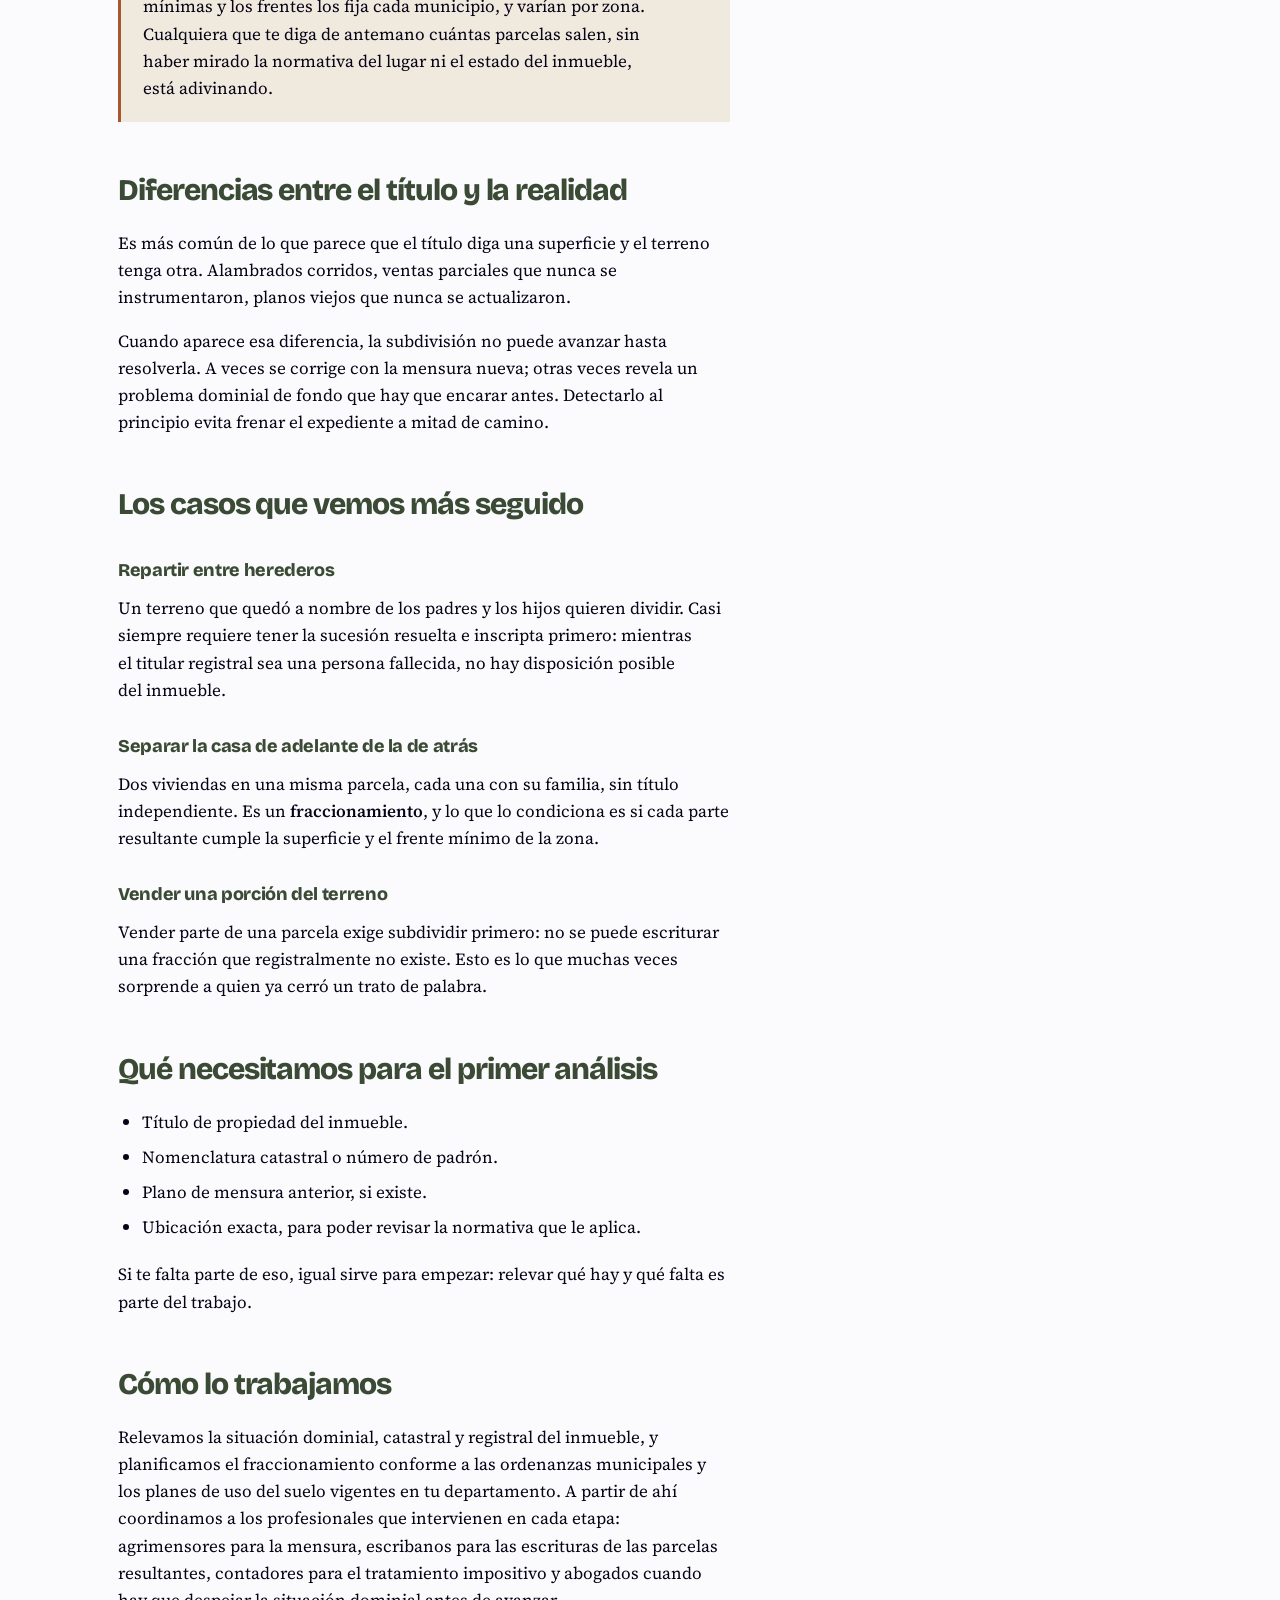
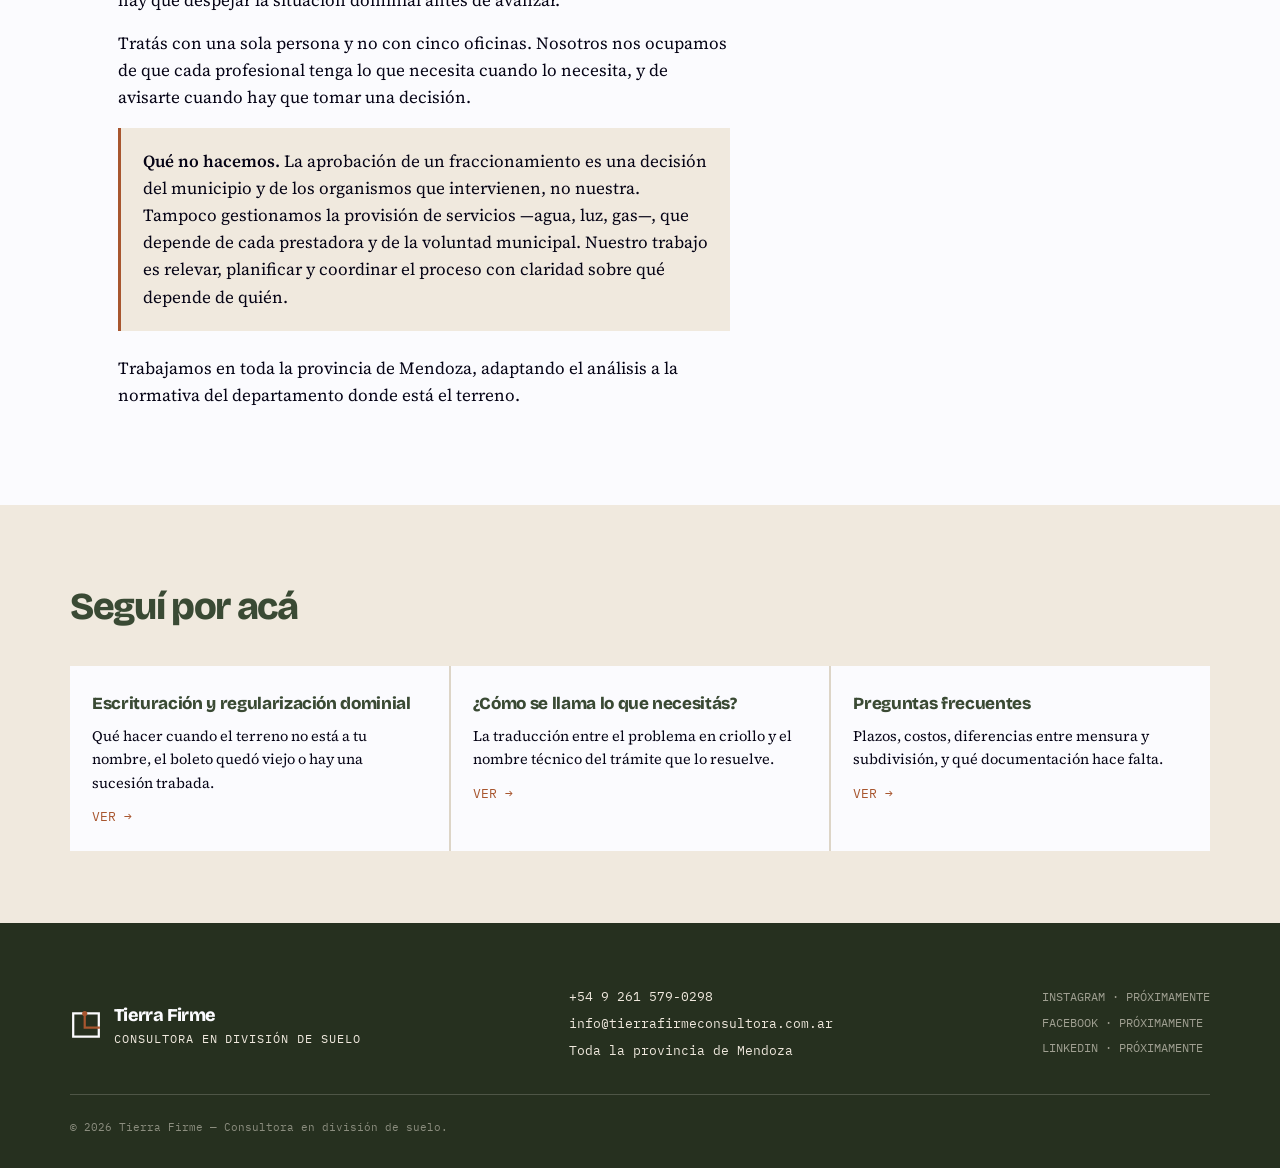
<file: subdivision-de-terrenos.html>
<!DOCTYPE html>
<html lang="es-AR">
<head>
<meta charset="utf-8">
<meta name="viewport" content="width=device-width, initial-scale=1">
<title>Subdivisión de terrenos en Mendoza — Tierra Firme</title>
<meta name="description" content="¿Se puede dividir tu terreno? Relevamos el estado dominial y catastral y planificamos el fraccionamiento conforme a la normativa de tu departamento en Mendoza.">
<link rel="canonical" href="https://tierrafirmeconsultora.com.ar/subdivision-de-terrenos">
<meta name="theme-color" content="#3A4A34">

<meta property="og:site_name" content="Tierra Firme">
<meta property="og:title" content="Subdivisión de terrenos en Mendoza — Tierra Firme">
<meta property="og:description" content="Antes de dividir, saber si se puede. Relevamiento dominial y catastral, y planificación del fraccionamiento.">
<meta property="og:type" content="article">
<meta property="og:url" content="https://tierrafirmeconsultora.com.ar/subdivision-de-terrenos">
<meta property="og:image" content="https://tierrafirmeconsultora.com.ar/assets/og-tierra-firme.jpg">
<meta property="og:image:width" content="1200">
<meta property="og:image:height" content="630">
<meta property="og:image:alt" content="Tierra Firme — consultora en división de suelo en Mendoza">
<meta property="og:locale" content="es_AR">

<meta name="twitter:card" content="summary_large_image">
<meta name="twitter:title" content="Subdivisión de terrenos en Mendoza — Tierra Firme">
<meta name="twitter:description" content="Antes de dividir, saber si se puede. Relevamiento dominial y catastral, y planificación del fraccionamiento.">
<meta name="twitter:image" content="https://tierrafirmeconsultora.com.ar/assets/og-tierra-firme.jpg">

<link rel="icon" href="data:image/svg+xml,%3Csvg xmlns='http://www.w3.org/2000/svg' viewBox='0 0 100 100'%3E%3Crect width='100' height='100' fill='%233A4A34'/%3E%3Cpath d='M18 20 H82 V80 H18 Z' stroke='%23fbfbfe' stroke-width='7' fill='none'/%3E%3Cpath d='M50 20 V56 H82' stroke='%23A8562F' stroke-width='7' fill='none'/%3E%3Ccircle cx='50' cy='20' r='8' fill='%23A8562F'/%3E%3C/svg%3E">
<link rel="preconnect" href="https://fonts.googleapis.com">
<link rel="preconnect" href="https://fonts.gstatic.com" crossorigin>
<link href="https://fonts.googleapis.com/css2?family=Bricolage+Grotesque:wght@800&family=Source+Serif+4:opsz,wght@8..60,400&family=IBM+Plex+Mono:wght@400&display=swap" rel="stylesheet">
<link rel="stylesheet" href="assets/styles.css">

<script type="application/ld+json">
{
  "@context": "https://schema.org",
  "@type": "Service",
  "@id": "https://tierrafirmeconsultora.com.ar/subdivision-de-terrenos#servicio",
  "name": "Subdivisión y fraccionamiento de terrenos en Mendoza",
  "serviceType": "Subdivisión y fraccionamiento de terrenos",
  "description": "Relevamiento del estado dominial y catastral del inmueble y planificación del fraccionamiento conforme a las ordenanzas municipales y los planes de uso del suelo vigentes en cada departamento de Mendoza.",
  "url": "https://tierrafirmeconsultora.com.ar/subdivision-de-terrenos",
  "inLanguage": "es-AR",
  "provider": { "@id": "https://tierrafirmeconsultora.com.ar/#organizacion" },
  "areaServed": { "@type": "AdministrativeArea", "name": "Provincia de Mendoza, Argentina" },
  "audience": {
    "@type": "Audience",
    "audienceType": "Propietarios de terrenos en Mendoza"
  }
}
</script>
<script type="application/ld+json">
{
  "@context": "https://schema.org",
  "@type": "BreadcrumbList",
  "itemListElement": [
    { "@type": "ListItem", "position": 1, "name": "Inicio", "item": "https://tierrafirmeconsultora.com.ar/" },
    { "@type": "ListItem", "position": 2, "name": "Subdivisión de terrenos", "item": "https://tierrafirmeconsultora.com.ar/subdivision-de-terrenos" }
  ]
}
</script>
</head>
<body>

<!-- NAV -->
<header>
  <a href="/" class="brand">
    <svg viewBox="0 0 100 100" width="36" height="36" fill="none" aria-hidden="true">
      <path class="logo-path" d="M10 14 H90 V86 H10 Z" stroke="#fbfbfe" stroke-width="7" stroke-linecap="square"/>
      <path class="logo-path" d="M46 14 V58 H90" stroke="#A8562F" stroke-width="7" stroke-linecap="square"/>
      <circle cx="46" cy="14" r="8" fill="#A8562F"/>
    </svg>
    <span>
      <span class="brand-name">Tierra Firme</span>
      <span class="brand-sub">CONSULTORA EN DIVISIÓN DE SUELO</span>
    </span>
  </a>
  <button class="nav-toggle" id="nav-toggle" type="button" aria-label="Abrir menú" aria-expanded="false" aria-controls="primary-nav">
    <span class="bar"></span>
    <span class="bar"></span>
    <span class="bar"></span>
  </button>
  <nav aria-label="Navegación principal" id="primary-nav">
    <a href="/#servicios">SERVICIOS</a>
    <a href="/#como-trabajamos">CÓMO TRABAJAMOS</a>
    <a href="/#equipo">EQUIPO</a>
    <a href="/#faq">FAQ</a>
    <a href="/#contacto">CONTACTO</a>
  </nav>
</header>

<!-- MIGA DE PAN -->
<nav class="miga pad-x wrap" aria-label="Miga de pan">
  <ol>
    <li><a href="/">Inicio</a></li>
    <li><span aria-current="page">Subdivisión de terrenos</span></li>
  </ol>
</nav>

<!-- CABECERA -->
<section class="pag-hero pad-x wrap">
  <p class="kicker" style="color:var(--terra)">SUBDIVISIÓN · MENDOZA</p>
  <h1>Antes de dividir un terreno, saber si se puede.</h1>
  <p class="lead">Relevamos el estado dominial y catastral del inmueble y planificamos el fraccionamiento conforme a la normativa de tu departamento. Con eso sabés qué es viable antes de gastar en el resto.</p>
  <div class="hero-ctas">
    <a href="https://wa.me/5492615790298?text=Hola%2C%20quisiera%20consultar%20por%20la%20subdivisi%C3%B3n%20de%20un%20terreno%20en..." class="btn btn-solid" data-wa target="_blank" rel="noopener">CONSULTAR POR MI TERRENO →</a>
    <a href="/#contacto" class="btn btn-ghost">DEJARNOS TUS DATOS</a>
  </div>
</section>

<!-- ARTICULO -->
<section class="articulo pad-x wrap">
  <div class="articulo-cols">
    <div class="articulo-cuerpo">

      <h2>Mensura y subdivisión no son lo mismo</h2>
      <p>Son dos cosas distintas que suelen confundirse, y la diferencia importa porque marca el orden de los pasos.</p>
      <p>La <strong>mensura</strong> es el relevamiento técnico: fija los límites y la superficie exacta del terreno. La hace un agrimensor matriculado y termina en un plano.</p>
      <p>La <strong>subdivisión</strong> es el trámite administrativo que, a partir de ese plano, crea las parcelas nuevas ante Catastro y el Registro de la Propiedad. Una es insumo de la otra: sin mensura aprobada no hay subdivisión posible.</p>
      <p>Cuando alguien pregunta cuánto sale "dividir el terreno", en general está preguntando por las dos cosas juntas, más los aportes y sellados que cada etapa implica.</p>

      <h2>Lo primero es saber si el terreno lo admite</h2>
      <p>No todo terreno se puede subdividir, y esa es la respuesta que conviene tener antes de encargar cualquier trabajo técnico. Lo que define la viabilidad es la combinación de dos cosas: qué permite la normativa del lugar y en qué estado está el inmueble.</p>
      <p>Del lado <strong>normativo</strong>, cada departamento fija por ordenanza la superficie mínima de parcela, el frente mínimo y los usos permitidos, y esos valores cambian según la zona dentro de un mismo municipio. Un terreno en zona urbana consolidada admite parcelas mucho más chicas que uno en zona rural o de secano.</p>
      <p>Del lado <strong>del inmueble</strong>, hay que ver qué figura inscripto, qué superficie reconoce Catastro y si eso coincide con lo que realmente se ocupa. También si pesan gravámenes, si hay servidumbres de paso, y si la parcela tiene derecho de riego empadronado ante el <a href="https://www.irrigacion.gov.ar/" target="_blank" rel="noopener">Departamento General de Irrigación</a>, que en Mendoza es una variable frecuente.</p>
      <div class="nota">
        <p><strong>No hay un número que sirva para toda la provincia.</strong> Las superficies mínimas y los frentes los fija cada municipio, y varían por zona. Cualquiera que te diga de antemano cuántas parcelas salen, sin haber mirado la normativa del lugar ni el estado del inmueble, está adivinando.</p>
      </div>

      <h2>Diferencias entre el título y la realidad</h2>
      <p>Es más común de lo que parece que el título diga una superficie y el terreno tenga otra. Alambrados corridos, ventas parciales que nunca se instrumentaron, planos viejos que nunca se actualizaron.</p>
      <p>Cuando aparece esa diferencia, la subdivisión no puede avanzar hasta resolverla. A veces se corrige con la mensura nueva; otras veces revela un problema dominial de fondo que hay que encarar antes. Detectarlo al principio evita frenar el expediente a mitad de camino.</p>

      <h2>Los casos que vemos más seguido</h2>
      <h3>Repartir entre herederos</h3>
      <p>Un terreno que quedó a nombre de los padres y los hijos quieren dividir. Casi siempre requiere tener la sucesión resuelta e inscripta primero: mientras el titular registral sea una persona fallecida, no hay disposición posible del inmueble.</p>
      <h3>Separar la casa de adelante de la de atrás</h3>
      <p>Dos viviendas en una misma parcela, cada una con su familia, sin título independiente. Es un <strong>fraccionamiento</strong>, y lo que lo condiciona es si cada parte resultante cumple la superficie y el frente mínimo de la zona.</p>
      <h3>Vender una porción del terreno</h3>
      <p>Vender parte de una parcela exige subdividir primero: no se puede escriturar una fracción que registralmente no existe. Esto es lo que muchas veces sorprende a quien ya cerró un trato de palabra.</p>

      <h2>Qué necesitamos para el primer análisis</h2>
      <ul>
        <li>Título de propiedad del inmueble.</li>
        <li>Nomenclatura catastral o número de padrón.</li>
        <li>Plano de mensura anterior, si existe.</li>
        <li>Ubicación exacta, para poder revisar la normativa que le aplica.</li>
      </ul>
      <p>Si te falta parte de eso, igual sirve para empezar: relevar qué hay y qué falta es parte del trabajo.</p>

      <h2>Cómo lo trabajamos</h2>
      <p>Relevamos la situación dominial, catastral y registral del inmueble, y planificamos el fraccionamiento conforme a las ordenanzas municipales y los planes de uso del suelo vigentes en tu departamento. A partir de ahí coordinamos a los profesionales que intervienen en cada etapa: agrimensores para la mensura, escribanos para las escrituras de las parcelas resultantes, contadores para el tratamiento impositivo y abogados cuando hay que despejar la situación dominial antes de avanzar.</p>
      <p>Tratás con una sola persona y no con cinco oficinas. Nosotros nos ocupamos de que cada profesional tenga lo que necesita cuando lo necesita, y de avisarte cuando hay que tomar una decisión.</p>
      <div class="nota">
        <p><strong>Qué no hacemos.</strong> La aprobación de un fraccionamiento es una decisión del municipio y de los organismos que intervienen, no nuestra. Tampoco gestionamos la provisión de servicios —agua, luz, gas—, que depende de cada prestadora y de la voluntad municipal. Nuestro trabajo es relevar, planificar y coordinar el proceso con claridad sobre qué depende de quién.</p>
      </div>
      <p>Trabajamos en toda la provincia de Mendoza, adaptando el análisis a la normativa del departamento donde está el terreno.</p>

    </div>

    <aside class="aparte">
      <div class="aparte-caja">
        <p class="lbl">CONSULTA INICIAL</p>
        <h3>¿Se puede dividir tu terreno?</h3>
        <p>Contanos dónde está y qué querés hacer. Con la ubicación y los datos catastrales ya podemos orientarte sobre la viabilidad.</p>
        <a href="https://wa.me/5492615790298?text=Hola%2C%20quisiera%20consultar%20por%20la%20subdivisi%C3%B3n%20de%20un%20terreno%20en..." class="btn btn-solid" data-wa target="_blank" rel="noopener" style="font-size:13px;padding:14px 22px">ESCRIBINOS →</a>
      </div>
    </aside>
  </div>
</section>

<!-- HERMANAS -->
<section class="hermanas pad-x">
  <div class="wrap">
    <h2>Seguí por acá</h2>
    <div class="hermanas-grid">
      <a class="hermana" href="/escrituracion">
        <h3>Escrituración y regularización dominial</h3>
        <p>Qué hacer cuando el terreno no está a tu nombre, el boleto quedó viejo o hay una sucesión trabada.</p>
        <span class="flecha">VER →</span>
      </a>
      <a class="hermana" href="/#glosario">
        <h3>¿Cómo se llama lo que necesitás?</h3>
        <p>La traducción entre el problema en criollo y el nombre técnico del trámite que lo resuelve.</p>
        <span class="flecha">VER →</span>
      </a>
      <a class="hermana" href="/#faq">
        <h3>Preguntas frecuentes</h3>
        <p>Plazos, costos, diferencias entre mensura y subdivisión, y qué documentación hace falta.</p>
        <span class="flecha">VER →</span>
      </a>
    </div>
  </div>
</section>

<!-- FOOTER -->
<footer>
  <div class="footer-top">
    <div style="display:flex;align-items:center;gap:12px">
      <svg viewBox="0 0 100 100" width="32" height="32" fill="none" aria-hidden="true">
        <path d="M10 14 H90 V86 H10 Z" stroke="#fbfbfe" stroke-width="7" stroke-linecap="square"/>
        <path d="M46 14 V58 H90" stroke="#A8562F" stroke-width="7" stroke-linecap="square"/>
        <circle cx="46" cy="14" r="8" fill="#A8562F"/>
      </svg>
      <span>
        <span class="brand-name" style="font-size:18px">Tierra Firme</span>
        <span class="brand-sub">CONSULTORA EN DIVISIÓN DE SUELO</span>
      </span>
    </div>
    <div class="footer-contact">
      <a href="tel:+5492615790298" data-tel>+54 9 261 579-0298</a>
      <a href="mailto:info@tierrafirmeconsultora.com.ar" data-mail>info@tierrafirmeconsultora.com.ar</a>
      <span>Toda la provincia de Mendoza</span>
    </div>
    <div class="footer-soon">
      <span>INSTAGRAM · PRÓXIMAMENTE</span>
      <span>FACEBOOK · PRÓXIMAMENTE</span>
      <span>LINKEDIN · PRÓXIMAMENTE</span>
    </div>
  </div>
  <p class="footer-legal">© 2026 Tierra Firme — Consultora en división de suelo.</p>
</footer>

<!-- FLOATING WHATSAPP -->
<a href="https://wa.me/5492615790298?text=Hola%2C%20quisiera%20consultar%20por%20la%20subdivisi%C3%B3n%20de%20un%20terreno%20en..." class="wa-float" data-wa target="_blank" rel="noopener" aria-label="Escribinos por WhatsApp">
  <svg viewBox="0 0 448 512" aria-hidden="true"><path d="M380.9 97.1C339 55.1 283.2 32 223.9 32c-122.4 0-222 99.6-222 222 0 39.1 10.2 77.3 29.6 111L0 480l117.7-30.9c32.4 17.7 68.9 27 106.1 27h.1c122.3 0 224.1-99.6 224.1-222 0-59.3-25.2-115-67.1-157zm-157 341.6c-33.2 0-65.7-8.9-94-25.7l-6.7-4-69.8 18.3L72 359.2l-4.4-7c-18.5-29.4-28.2-63.3-28.2-98.2 0-101.7 82.8-184.5 184.6-184.5 49.3 0 95.6 19.2 130.4 54.1 34.8 34.9 56.2 81.2 56.1 130.5 0 101.8-84.9 184.6-186.6 184.6zm101.2-138.2c-5.5-2.8-32.8-16.2-37.9-18-5.1-1.9-8.8-2.8-12.5 2.8-3.7 5.6-14.3 18-17.6 21.8-3.2 3.7-6.5 4.2-12 1.4-32.6-16.3-54-29.1-75.5-66-5.7-9.8 5.7-9.1 16.3-30.3 1.8-3.7.9-6.9-.5-9.7-1.4-2.8-12.5-30.1-17.1-41.2-4.5-10.8-9.1-9.3-12.5-9.5-3.2-.2-6.9-.2-10.6-.2-3.7 0-9.7 1.4-14.8 6.9-5.1 5.6-19.4 19-19.4 46.3 0 27.3 19.9 53.7 22.6 57.4 2.8 3.7 39.1 59.7 94.8 83.8 35.2 15.2 49 16.5 66.6 13.9 10.7-1.6 32.8-13.4 37.4-26.4 4.6-13 4.6-24.1 3.2-26.4-1.3-2.5-5-3.9-10.5-6.6z"/></svg>
</a>

<script src="assets/main.js" defer></script>
</body>
</html>
</file>
<file: assets/styles.css>
:root{
  --paper:#fbfbfe;
  --ink:#050315;
  --green:#3A4A34;
  --green-dark:#26301F;
  --terra:#A8562F;
  --terra-dark:#8A4526;
  --cream:#F0E9DE;
  --line:#DDD5C7;
  --muted:#5F6B59;
  --display:'Bricolage Grotesque',sans-serif;
  --serif:'Source Serif 4',serif;
  --mono:'IBM Plex Mono',monospace;
}
*{box-sizing:border-box}
html{scroll-behavior:smooth}
/* el header es sticky: sin esto, los enlaces del menú dejan el título tapado */
section[id]{scroll-margin-top:104px}
@media (max-width:760px){section[id]{scroll-margin-top:150px}}
body{margin:0;background:var(--paper);color:var(--ink);font-family:var(--serif);font-size:17px;line-height:1.6;text-wrap:pretty}
::selection{background:var(--terra);color:var(--paper)}
a{color:var(--terra)}
a:hover{color:var(--terra-dark)}
input:focus,select:focus,textarea:focus,a:focus-visible,button:focus-visible{outline:2px solid var(--terra);outline-offset:2px}
img{max-width:100%}

.wrap{max-width:1140px;margin:0 auto}
.pad-x{padding-left:clamp(20px,4vw,48px);padding-right:clamp(20px,4vw,48px)}

.kicker{font-family:var(--mono);font-size:14px;letter-spacing:0.1em;margin:0 0 16px}
h2{font-family:var(--display);font-weight:800;letter-spacing:-0.035em;color:var(--green);font-size:clamp(26px,3.2vw,38px);margin:0 0 40px}
.btn{display:inline-block;text-decoration:none;font-family:var(--mono);font-size:13.5px;letter-spacing:0.03em;padding:16px 28px;border:none;cursor:pointer}
.btn-solid{background:var(--terra);color:var(--paper)}
.btn-solid:hover{background:var(--terra-dark);color:var(--paper)}
.btn-ghost{background:transparent;color:var(--green);border:2px solid var(--green)}
.btn-ghost:hover{color:var(--green-dark)}

/* NAV */
header{background:var(--green);padding:clamp(14px,2vw,20px) clamp(20px,4vw,48px);display:flex;align-items:center;justify-content:space-between;gap:24px;flex-wrap:wrap;position:sticky;top:0;z-index:50}
.brand{display:flex;align-items:center;gap:12px;text-decoration:none}
.brand-name{display:block;font-family:var(--display);font-weight:800;letter-spacing:-0.035em;font-size:19px;color:var(--paper)}
.brand-sub{display:block;font-family:var(--mono);font-size:12px;letter-spacing:0.08em;color:var(--cream)}
nav{display:flex;gap:clamp(14px,2vw,28px);flex-wrap:wrap;font-family:var(--mono);font-size:12.5px;letter-spacing:0.02em}
nav a{color:var(--cream);text-decoration:none}
nav a:hover{color:var(--paper);text-decoration:underline}
@keyframes drawLogo{from{stroke-dashoffset:340}to{stroke-dashoffset:0}}
.logo-path{stroke-dasharray:340;animation:drawLogo 1.4s ease-out forwards}
@media (prefers-reduced-motion: reduce){.logo-path{animation:none;stroke-dashoffset:0}}

.nav-toggle{display:none;flex:none;width:36px;height:36px;padding:0;background:none;border:none;cursor:pointer;position:relative}
.nav-toggle .bar{position:absolute;left:6px;right:6px;height:2px;background:var(--paper);transition:transform .2s ease,opacity .2s ease}
.nav-toggle .bar:nth-child(1){top:12px}
.nav-toggle .bar:nth-child(2){top:18px}
.nav-toggle .bar:nth-child(3){top:24px}
.nav-toggle.open .bar:nth-child(1){top:18px;transform:rotate(45deg)}
.nav-toggle.open .bar:nth-child(2){opacity:0}
.nav-toggle.open .bar:nth-child(3){top:18px;transform:rotate(-45deg)}

@media (max-width:760px){
  .nav-toggle{display:block}
  nav{position:absolute;top:100%;left:0;right:0;flex-direction:column;align-items:stretch;gap:0;background:var(--green-dark);padding:0 clamp(20px,4vw,48px);max-height:0;overflow:hidden;transition:max-height .25s ease}
  nav.open{max-height:320px;padding-top:8px;padding-bottom:16px}
  nav a{padding:13px 0;border-top:1px solid rgba(251,251,254,0.15)}
  nav a:first-child{border-top:none}
}

/* HERO */
.hero{padding-top:clamp(56px,10vw,120px);padding-bottom:clamp(40px,6vw,72px)}
.hero h1{font-family:var(--display);font-weight:800;letter-spacing:-0.035em;color:var(--green);font-size:clamp(34px,5.5vw,64px);line-height:1.04;margin:0 0 24px;max-width:16ch}
.hero .lead{font-size:clamp(17px,1.6vw,20px);max-width:44ch;margin:0 0 36px}
.hero-ctas{display:flex;gap:16px;flex-wrap:wrap;margin-bottom:56px}
.hero-stats{display:flex;flex-wrap:wrap;border-top:2px solid var(--line)}
.hero-stats > div{flex:1 1 200px;padding:20px 20px 0 0;border-right:1px solid var(--line)}
.hero-stats > div:last-child{border-right:none}
.hero-stats .num{font-family:var(--mono);font-size:24px;color:var(--green);margin:0 0 4px}
.hero-stats .lbl{font-size:14px;color:var(--muted);margin:0}
.para-quien{display:flex;align-items:baseline;gap:14px;flex-wrap:wrap;margin-top:32px}
.para-quien-label{font-family:var(--mono);font-size:11.5px;letter-spacing:0.08em;color:var(--muted);margin:0;flex:1 1 220px}
.tag-row{display:flex;gap:10px;flex-wrap:wrap}
.tag{font-family:var(--mono);font-size:12px;letter-spacing:0.02em;color:var(--green);border:1.5px solid var(--line);padding:7px 14px}

/* COTA DIVIDER */
.cota{display:flex;align-items:center}
.cota .tick{width:2px;height:14px;background:var(--line)}
.cota .rule{flex:1;height:2px;background:var(--line)}

/* PROBLEMA */
.enfoque{background:var(--cream);padding-top:clamp(48px,8vw,88px);padding-bottom:clamp(48px,8vw,88px)}
.enfoque h2{margin-bottom:24px;max-width:26ch}
.enfoque-body{display:flex;flex-direction:column;gap:16px;max-width:62ch}
.enfoque-body p{font-size:clamp(17px,1.3vw,19px);margin:0}

/* SITUACIONES */
.situaciones{padding-top:clamp(48px,8vw,80px);padding-bottom:clamp(48px,8vw,50px)}
.situaciones-lead{font-size:clamp(16px,1.2vw,18px);color:var(--muted);max-width:60ch;margin:0 0 40px}
.sit-grid{display:grid;grid-template-columns:repeat(auto-fit,minmax(250px,1fr));gap:2px;background:var(--line)}
.sit{background:var(--paper);padding:26px 22px;display:flex;flex-direction:column;gap:10px}
.sit h3{font-family:var(--display);font-weight:800;letter-spacing:-0.02em;color:var(--green);font-size:17px;margin:8px 0 0}
.sit p{font-size:15px;margin:0}
.situaciones-cta{margin-top:36px}

/* ZONAS */
.zonas{padding-top:clamp(48px,8vw,80px);padding-bottom:clamp(48px,8vw,80px)}
.zonas .situaciones-lead{margin-bottom:24px}

/* GLOSARIO */
.glosario{background:var(--cream);padding-top:clamp(48px,8vw,88px);padding-bottom:clamp(48px,8vw,88px)}
.glos-list{margin:0;border-top:2px solid var(--line)}
.glos{display:flex;gap:clamp(16px,3vw,40px);align-items:baseline;flex-wrap:wrap;padding:18px 4px;border-bottom:1px solid var(--line)}
.glos dt{flex:1 1 300px;font-size:16.5px;color:var(--ink);margin:0}
.glos dd{flex:1 1 240px;margin:0;font-family:var(--display);font-weight:800;letter-spacing:-0.02em;color:var(--green);font-size:16.5px}
.glos-alt{font-family:var(--mono);font-weight:400;letter-spacing:0;color:var(--muted);font-size:13.5px;white-space:nowrap}
.glos-nota{font-size:15px;color:var(--muted);max-width:68ch;margin:28px 0 0}

/* SERVICIOS */
.servicios{padding-top:clamp(56px,9vw,50px);padding-bottom:clamp(56px,9vw,50px)}
.svc-grid{display:grid;grid-template-columns:repeat(auto-fit,minmax(280px,1fr));border-top:2px solid var(--line);border-left:2px solid var(--line)}
.svc{border-right:2px solid var(--line);border-bottom:2px solid var(--line);padding:28px 24px;display:flex;flex-direction:column;gap:10px}
.svc h3{font-family:var(--display);font-weight:800;letter-spacing:-0.02em;color:var(--green);font-size:18px;margin:8px 0 0}
.svc p{font-size:15.5px;margin:0}
/* COMO TRABAJAMOS */
.proceso{background:var(--green);padding-top:clamp(56px,9vw,50px);padding-bottom:clamp(56px,9vw,96px)}
.proceso .kicker{color:var(--cream)}
.proceso h2{color:var(--paper);margin-bottom:48px}
.steps{display:grid;grid-template-columns:repeat(auto-fit,minmax(230px,1fr));border-top:2px solid rgba(251,251,254,0.25)}
.step{padding:28px 24px 0;border-right:2px solid rgba(251,251,254,0.25)}
.step .n{font-family:var(--mono);font-size:13px;color:var(--cream);margin:0 0 12px}
.step h3{font-family:var(--display);font-weight:800;letter-spacing:-0.02em;color:var(--paper);font-size:18px;margin:0 0 10px}
.step p{font-size:15px;color:var(--cream);margin:0}

/* IMAGEN */
.foto{position:relative;width:100%;height:clamp(220px,42vw,560px);overflow:hidden}
.foto img{width:100%;height:100%;object-fit:cover;object-position:center 20%;filter:grayscale(1) contrast(1.05)}
.foto .veil{position:absolute;inset:0;background:linear-gradient(0deg,rgba(5,3,21,0.55),rgba(5,3,21,0))}
.foto figcaption{position:absolute;left:clamp(20px,4vw,48px);bottom:20px;color:var(--paper);font-family:var(--mono);font-size:12px;letter-spacing:0.08em;margin:0;max-width:60ch}

/* EQUIPO */
.equipo{padding-top:clamp(56px,9vw,96px);padding-bottom:clamp(56px,9vw,96px)}
.fundadora{display:flex;gap:40px;flex-wrap:wrap;margin-bottom:56px}
.fundadora-foto{width:220px;height:270px;flex:none;border:2px solid var(--line);object-fit:cover;object-position:center 15%;background:var(--cream)}
.fundadora-bio{flex:1 1 320px;min-width:260px;padding-top:4px}
.fundadora-bio h3{font-family:var(--display);font-weight:800;letter-spacing:-0.02em;color:var(--green);font-size:23px;margin:0 0 4px}
.fundadora-bio .rol{font-family:var(--mono);font-size:12.5px;color:var(--muted);margin:0 0 16px}
.fundadora-bio p.bio{font-size:16.5px;margin:0;max-width:52ch}
.especialidades{border-top:2px solid var(--line);padding-top:32px}
.especialidades .kicker{color:var(--muted);margin-bottom:24px}
.esp-grid{display:grid;grid-template-columns:repeat(auto-fit,minmax(220px,1fr));gap:24px}
.esp{background:var(--cream);padding:22px 20px}
.esp h4{font-family:var(--display);font-weight:800;letter-spacing:-0.02em;color:var(--green);font-size:16px;margin:0 0 8px}
.esp p{font-size:14.5px;margin:0}

/* FAQ */
.faq{background:var(--cream);padding-top:clamp(56px,9vw,96px);padding-bottom:clamp(56px,9vw,96px)}
.faq .inner{max-width:800px;margin:0 auto}
.faq-list{border-top:2px solid var(--line)}
.faq-list details{border-bottom:2px solid var(--line)}
.faq-list summary{list-style:none;display:flex;justify-content:space-between;align-items:center;gap:16px;padding:20px 4px;cursor:pointer;font-family:var(--display);font-weight:800;letter-spacing:-0.01em;color:var(--green);font-size:16.5px}
.faq-list summary::-webkit-details-marker{display:none}
.faq-list summary .sym{font-family:var(--mono);font-size:18px;color:var(--terra);flex:none}
.faq-list summary .sym::before{content:"+"}
.faq-list details[open] summary .sym::before{content:"–"}
.faq-list details p{font-size:15.5px;margin:0 0 20px;padding:0 4px;max-width:64ch}
.faq-list details ul{font-size:15.5px;margin:0 0 20px;padding:0 4px 0 26px;max-width:64ch}
.faq-list details ul li{margin:0 0 8px}
.faq-list details ul li:last-child{margin-bottom:0}

/* CONTACTO */
.contacto{padding-top:clamp(56px,9vw,96px);padding-bottom:clamp(56px,9vw,96px)}
.contacto-cols{display:flex;gap:56px;flex-wrap:wrap}
.contacto form{flex:1 1 340px;min-width:280px;display:flex;flex-direction:column;gap:18px}
.contacto label{display:flex;flex-direction:column;gap:6px;font-family:var(--mono);font-size:12px;letter-spacing:0.05em;color:var(--muted)}
.contacto input,.contacto select,.contacto textarea{border:2px solid var(--line);background:var(--paper);padding:12px;font-family:var(--serif);font-size:16px;color:var(--ink)}
.contacto textarea{resize:vertical}
.contacto-info{flex:1 1 280px;min-width:260px;display:flex;flex-direction:column;gap:28px}
.contacto-info .lbl{font-family:var(--mono);font-size:12px;letter-spacing:0.05em;color:var(--muted);margin:0 0 8px}
.contacto-info a.plain{color:var(--ink);text-decoration:underline;font-size:16.5px}
.soon{border:2px dashed var(--line);color:var(--muted);font-family:var(--mono);font-size:11.5px;padding:8px 12px}

/* FOOTER */
footer{background:var(--green-dark);color:var(--cream);padding:clamp(40px,6vw,64px) clamp(20px,4vw,48px) 32px}
.footer-top{max-width:1140px;margin:0 auto 24px;display:flex;gap:40px;flex-wrap:wrap;justify-content:space-between;border-bottom:1px solid rgba(240,233,222,0.2);padding-bottom:32px}
.footer-contact{font-family:var(--mono);font-size:13px;display:flex;flex-direction:column;gap:6px}
.footer-contact a{color:var(--cream);text-decoration:none}
.footer-contact a:hover{text-decoration:underline}
.footer-soon{font-family:var(--mono);font-size:12px;display:flex;flex-direction:column;gap:6px;color:rgba(240,233,222,0.6)}
.footer-legal{max-width:1140px;margin:0 auto;font-family:var(--mono);font-size:11px;color:rgba(240,233,222,0.5)}

/* FLOATING WHATSAPP */
.wa-float{position:fixed;bottom:20px;right:20px;width:58px;height:58px;border-radius:50%;background:#25D366;display:flex;align-items:center;justify-content:center;z-index:60;box-shadow:0 4px 14px rgba(5,3,21,0.3);transition:transform .15s ease}
.wa-float:hover{transform:scale(1.08)}
.wa-float svg{width:32px;height:32px;fill:#fff}

/* ============================================================
   PÁGINAS INTERNAS — sólo se usan fuera de la home
   ============================================================ */

/* MIGA DE PAN */
.miga{font-family:var(--mono);font-size:12px;letter-spacing:0.04em;color:var(--muted);padding-top:clamp(20px,3vw,32px)}
.miga ol{list-style:none;display:flex;flex-wrap:wrap;gap:8px;margin:0;padding:0}
.miga li{display:flex;align-items:center;gap:8px}
.miga li+li::before{content:"/";color:var(--line)}
.miga a{color:var(--muted);text-decoration:none}
.miga a:hover{color:var(--terra);text-decoration:underline}
.miga [aria-current]{color:var(--green)}

/* CABECERA DE PÁGINA INTERNA */
.pag-hero{padding-top:clamp(28px,4vw,44px);padding-bottom:clamp(40px,6vw,64px)}
.pag-hero h1{font-family:var(--display);font-weight:800;letter-spacing:-0.035em;color:var(--green);font-size:clamp(30px,4.4vw,50px);line-height:1.06;margin:0 0 20px;max-width:20ch}
.pag-hero .lead{font-size:clamp(17px,1.5vw,20px);max-width:56ch;margin:0 0 32px}
.pag-hero .hero-ctas{margin-bottom:0}

/* CUERPO DE ARTÍCULO */
.articulo{padding-bottom:clamp(48px,8vw,80px)}
.articulo-cols{display:flex;gap:clamp(32px,5vw,64px);align-items:flex-start;flex-wrap:wrap}
.articulo-cuerpo{flex:1 1 520px;min-width:280px;max-width:68ch}
.articulo-cuerpo h2{font-size:clamp(22px,2.6vw,30px);margin:44px 0 16px}
.articulo-cuerpo h2:first-child{margin-top:0}
.articulo-cuerpo h3{font-family:var(--display);font-weight:800;letter-spacing:-0.02em;color:var(--green);font-size:18px;margin:28px 0 10px}
.articulo-cuerpo p{margin:0 0 16px}
.articulo-cuerpo ul,.articulo-cuerpo ol{margin:0 0 20px;padding-left:24px}
.articulo-cuerpo li{margin:0 0 8px}
.articulo-cuerpo strong{font-weight:600}

/* NOTA DESTACADA DENTRO DEL ARTÍCULO */
.nota{background:var(--cream);border-left:3px solid var(--terra);padding:20px 22px;margin:0 0 24px}
.nota p{margin:0}
.nota p+p{margin-top:12px}

/* PANEL LATERAL */
.aparte{flex:1 1 260px;min-width:240px;position:sticky;top:104px}
.aparte-caja{border:2px solid var(--line);padding:24px 22px}
.aparte-caja .lbl{font-family:var(--mono);font-size:11.5px;letter-spacing:0.08em;color:var(--muted);margin:0 0 12px}
.aparte-caja h3{font-family:var(--display);font-weight:800;letter-spacing:-0.02em;color:var(--green);font-size:19px;margin:0 0 10px}
.aparte-caja p{font-size:15px;margin:0 0 18px}
@media (max-width:900px){.aparte{position:static}}

/* ENLACES A PÁGINAS HERMANAS */
.hermanas{background:var(--cream);padding-top:clamp(44px,7vw,72px);padding-bottom:clamp(44px,7vw,72px)}
.hermanas h2{margin-bottom:28px}
.hermanas-grid{display:grid;grid-template-columns:repeat(auto-fit,minmax(260px,1fr));gap:2px;background:var(--line)}
.hermana{background:var(--paper);padding:24px 22px;text-decoration:none;display:flex;flex-direction:column;gap:8px}
.hermana:hover{background:#fff}
.hermana h3{font-family:var(--display);font-weight:800;letter-spacing:-0.02em;color:var(--green);font-size:17px;margin:0}
.hermana p{font-size:14.5px;color:var(--ink);margin:0}
.hermana .flecha{font-family:var(--mono);font-size:13px;color:var(--terra);margin-top:4px}

/* ENLACE AL PIE DE UNA TARJETA DE SERVICIO */
.svc-link{font-family:var(--mono);font-size:12.5px;letter-spacing:0.02em;color:var(--terra);text-decoration:none;margin-top:auto;padding-top:8px}
.svc-link:hover{color:var(--terra-dark);text-decoration:underline}

/* TARJETA DE SERVICIO QUE ES UN ENLACE ENTERO */
.svc-card-link{text-decoration:none;color:var(--ink);transition:background .15s ease}
.svc-card-link:hover{background:var(--cream);color:var(--ink)}
.svc-card-link h3{text-decoration:none}
.svc-card-link:hover .svc-link{text-decoration:underline}
</file>
